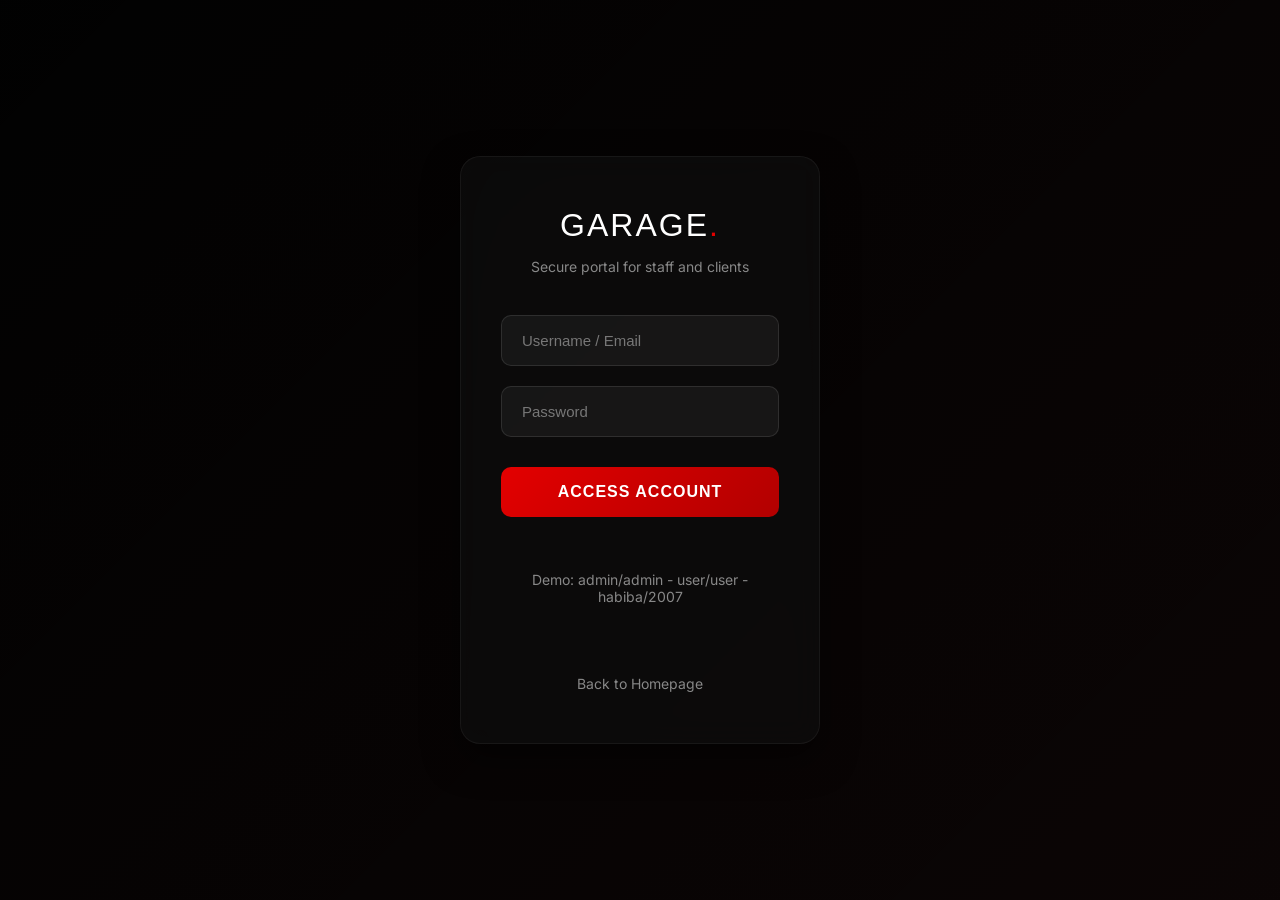
<file: dashboard.html>
<!DOCTYPE html>
<html lang="en">
<head>
    <meta charset="UTF-8">
    <meta name="viewport" content="width=device-width, initial-scale=1.0">
    <title>GARAGE | User Dashboard</title>
    <link rel="stylesheet" href="dashboard.css">
</head>
<body>
    <aside class="sidebar">
        <div class="sidebar-logo">
            <div class="logo-icon">G</div>
            <div>
                <strong>GARAGE</strong>
                <div class="muted">User Space</div>
            </div>
        </div>

        <nav class="sidebar-nav">
            <button type="button" class="nav-item active" onclick="changePage('dashboard', this)">Overview</button>
            <button type="button" class="nav-item" onclick="changePage('orders', this)">My Orders</button>
            <button type="button" class="nav-item" onclick="changePage('settings', this)">Settings</button>
        </nav>

        <div class="sidebar-footer">
            <small>Need help?</small>
            <a href="contact.html">Book a service</a>
        </div>
    </aside>

    <main class="main-content">
        <header class="topbar">
            <h1 class="topbar-title">Customer Dashboard</h1>
            <div class="topbar-actions">
                <span id="current-user" class="user-pill">Guest</span>
                <button type="button" class="btn ghost" onclick="logout()">Logout</button>
            </div>
        </header>

        <section class="page active" id="dashboard-page">
            <div class="stats-grid">
                <div class="stat-card">
                    <p>Total Orders</p>
                    <strong id="count-total">0</strong>
                </div>
                <div class="stat-card">
                    <p>Pending</p>
                    <strong id="count-pending">0</strong>
                </div>
                <div class="stat-card">
                    <p>Completed</p>
                    <strong id="count-completed">0</strong>
                </div>
                <div class="stat-card">
                    <p>Cancelled</p>
                    <strong id="count-cancelled">0</strong>
                </div>
            </div>

            <div class="card">
                <div class="card-header">
                    <h2>Recent Orders</h2>
                    <button type="button" class="btn" onclick="goToBooking()">New Booking</button>
                </div>
                <div class="table-wrap">
                    <table>
                        <thead>
                            <tr>
                                <th>Name</th>
                                <th>Service</th>
                                <th>Car</th>
                                <th>Date</th>
                                <th>Status</th>
                            </tr>
                        </thead>
                        <tbody id="recent-orders-body"></tbody>
                    </table>
                </div>
            </div>
        </section>

        <section class="page" id="orders-page">
            <div class="card">
                <div class="card-header">
                    <h2>All Orders</h2>
                    <div class="filters">
                        <input id="orders-search" type="text" placeholder="Search name, phone, service..." oninput="renderOrdersTable()">
                        <select id="orders-status-filter" onchange="renderOrdersTable()">
                            <option value="">All Status</option>
                            <option value="pending">Pending</option>
                            <option value="done">Completed</option>
                            <option value="cancelled">Cancelled</option>
                        </select>
                    </div>
                </div>

                <div class="table-wrap">
                    <table>
                        <thead>
                            <tr>
                                <th>Name</th>
                                <th>Phone</th>
                                <th>Service</th>
                                <th>Car</th>
                                <th>Date</th>
                                <th>Status</th>
                                <th>Actions</th>
                            </tr>
                        </thead>
                        <tbody id="orders-body"></tbody>
                    </table>
                </div>
            </div>
        </section>

        <section class="page" id="settings-page">
            <div class="card settings">
                <h2>Quick Settings</h2>
                <p class="muted">Manage your account and order history.</p>
                <div class="settings-actions">
                    <button type="button" class="btn" onclick="goToBooking()">Create New Booking</button>
                    <button type="button" class="btn danger" onclick="clearOrderHistory()">Clear My Orders</button>
                    <button type="button" class="btn ghost" onclick="logout()">Sign Out</button>
                </div>
            </div>
        </section>
    </main>

    <script src="dashboard.js"></script>
</body>
</html>
</file>
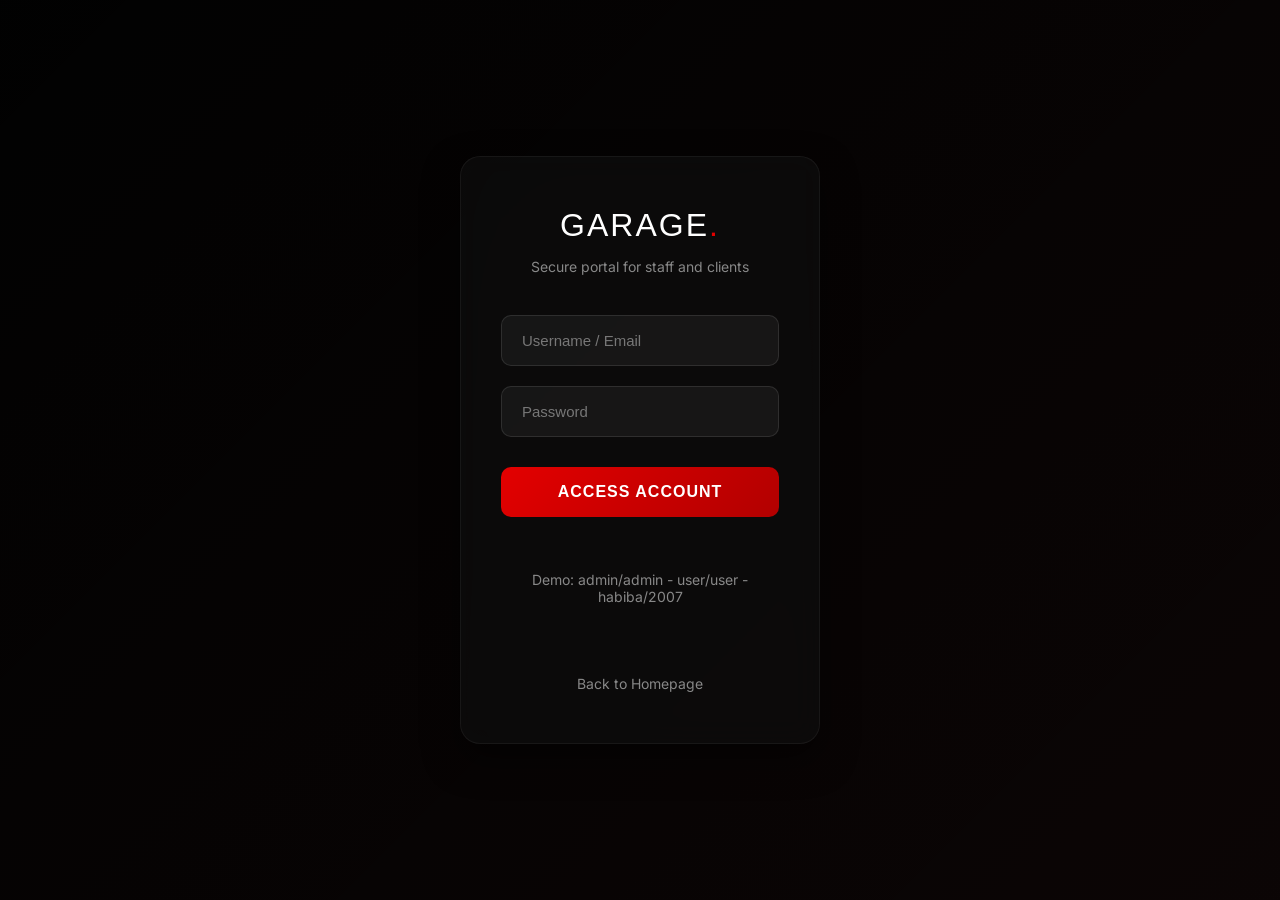
<file: login.html>
<!DOCTYPE html>
<html lang="en">
<head>
    <meta charset="UTF-8">
    <meta name="viewport" content="width=device-width, initial-scale=1.0">
    <link rel="stylesheet" href="login.css">
    <title>GARAGE | Secure Login</title>
</head>
<body>
    <div class="login-wrapper">
        <div class="container">
            <div class="brand-logo">GARAGE<span>.</span></div>
            <p class="subtitle">Secure portal for staff and clients</p>

            <div class="input-container">
                <div class="input-field">
                    <input type="text" id="username" placeholder="Username / Email">
                </div>
                <div class="input-field">
                    <input type="password" id="password" placeholder="Password">
                </div>
                <button class="login-btn" onclick="login()">Access Account</button>
            </div>

            <p id="message"></p>
            <p class="subtitle">Demo: admin/admin - user/user - habiba/2007</p>
            <a href="index.html" class="back-home">Back to Homepage</a>
        </div>
    </div>

    <script src="auth.js"></script>
    <script src="login.js"></script>
</body>
</html>
</file>
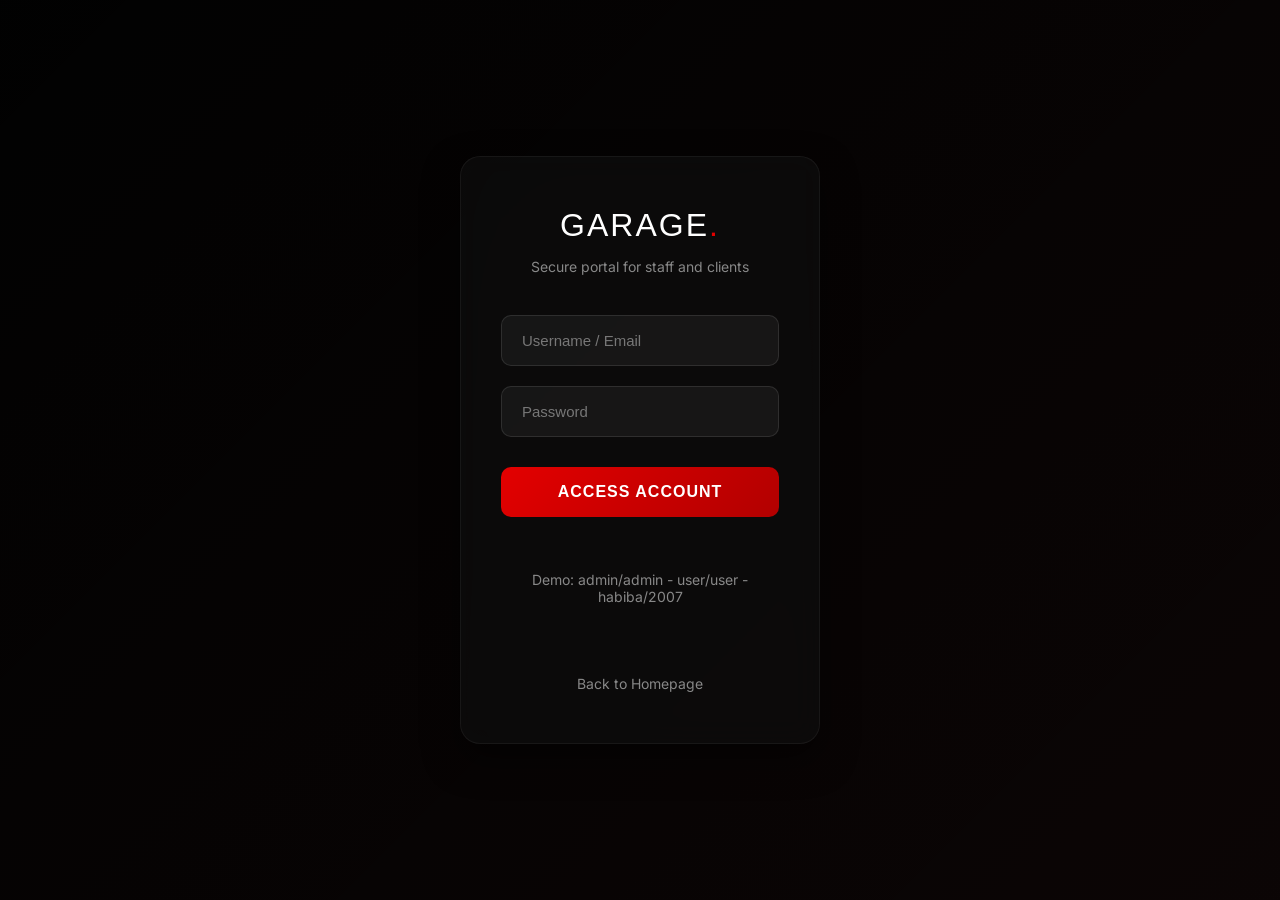
<file: my admin dashboard (1).html>
<!DOCTYPE html>
<html lang="en">
<head>
    <meta charset="UTF-8">
    <meta name="viewport" content="width=device-width, initial-scale=1.0">
    <title>GARAGE | Admin Dashboard</title>
    <link rel="stylesheet" href="style.css">
</head>
<body>
    <aside class="sidebar">
        <div class="sidebar-logo">
            <div class="logo-icon">G</div>
            <div>
                <div class="logo-text">GARAGE Admin</div>
                <small>Operations Center</small>
            </div>
        </div>

        <nav class="sidebar-nav">
            <button type="button" class="nav-item active" onclick="showPage('dashboard', this)">Dashboard</button>
            <button type="button" class="nav-item" onclick="showPage('requests', this)">Requests</button>
            <button type="button" class="nav-item" onclick="showPage('users', this)">Customers</button>
            <button type="button" class="nav-item" onclick="showPage('settings', this)">Settings</button>
        </nav>

        <div class="sidebar-footer">
            <div class="avatar">A</div>
            <div>
                <strong id="admin-label">Admin</strong>
                <small>admin@garage.local</small>
            </div>
        </div>
    </aside>

    <main class="main">
        <header class="main-header">
            <div>
                <h1>Admin Dashboard</h1>
                <p>Track requests, customers, and order status in real time.</p>
            </div>
            <div class="header-actions">
                <button type="button" class="btn" onclick="goToBooking()">Create Booking</button>
                <button type="button" class="btn ghost" onclick="logoutAdmin()">Logout</button>
            </div>
        </header>

        <section class="page active" id="dashboard-page">
            <div class="stats-grid">
                <article class="stat-card">
                    <span>Total Orders</span>
                    <strong id="stat-total">0</strong>
                </article>
                <article class="stat-card">
                    <span>Pending</span>
                    <strong id="stat-pending">0</strong>
                </article>
                <article class="stat-card">
                    <span>Done</span>
                    <strong id="stat-done">0</strong>
                </article>
                <article class="stat-card">
                    <span>Cancelled</span>
                    <strong id="stat-cancelled">0</strong>
                </article>
            </div>

            <section class="card">
                <div class="card-header">
                    <h2>Recent Requests</h2>
                </div>
                <div class="table-wrap">
                    <table>
                        <thead>
                            <tr>
                                <th>Name</th>
                                <th>Phone</th>
                                <th>Service</th>
                                <th>Car</th>
                                <th>Date</th>
                                <th>Status</th>
                                <th>Actions</th>
                            </tr>
                        </thead>
                        <tbody id="recent-orders-body"></tbody>
                    </table>
                </div>
            </section>
        </section>

        <section class="page" id="requests-page">
            <section class="card">
                <div class="card-header requests-head">
                    <h2>All Service Requests</h2>
                    <div class="filters">
                        <input id="admin-search" type="text" placeholder="Search by name, phone, car..." oninput="renderRequestsTable()">
                        <select id="admin-status-filter" onchange="renderRequestsTable()">
                            <option value="">All status</option>
                            <option value="pending">Pending</option>
                            <option value="done">Done</option>
                            <option value="cancelled">Cancelled</option>
                        </select>
                        <select id="admin-service-filter" onchange="renderRequestsTable()">
                            <option value="">All services</option>
                            <option value="oil change">Oil Change</option>
                            <option value="tire rotation">Tire Rotation</option>
                            <option value="brake service">Brake Service</option>
                            <option value="engine diagnostic">Engine Diagnostic</option>
                            <option value="full wash">Full Wash</option>
                            <option value="full maintenance">Full Maintenance</option>
                        </select>
                    </div>
                </div>

                <div class="table-wrap">
                    <table>
                        <thead>
                            <tr>
                                <th>#</th>
                                <th>Name</th>
                                <th>Phone</th>
                                <th>Service</th>
                                <th>Car</th>
                                <th>Date</th>
                                <th>Status</th>
                                <th>Actions</th>
                            </tr>
                        </thead>
                        <tbody id="all-orders-body"></tbody>
                    </table>
                </div>
            </section>
        </section>

        <section class="page" id="users-page">
            <section class="card">
                <div class="card-header">
                    <h2>Customer Overview</h2>
                </div>
                <div class="users-grid" id="users-grid"></div>
            </section>
        </section>

        <section class="page" id="settings-page">
            <section class="card settings-card">
                <h2>System Actions</h2>
                <p>Use these tools carefully while managing live booking data.</p>
                <div class="settings-actions">
                    <button type="button" class="btn" onclick="goToBooking()">Open Booking Form</button>
                    <button type="button" class="btn danger" onclick="clearAllOrders()">Clear All Orders</button>
                    <button type="button" class="btn ghost" onclick="logoutAdmin()">Sign Out</button>
                </div>
            </section>
        </section>
    </main>

    <script src="admin-dashboard.js"></script>
</body>
</html>
</file>
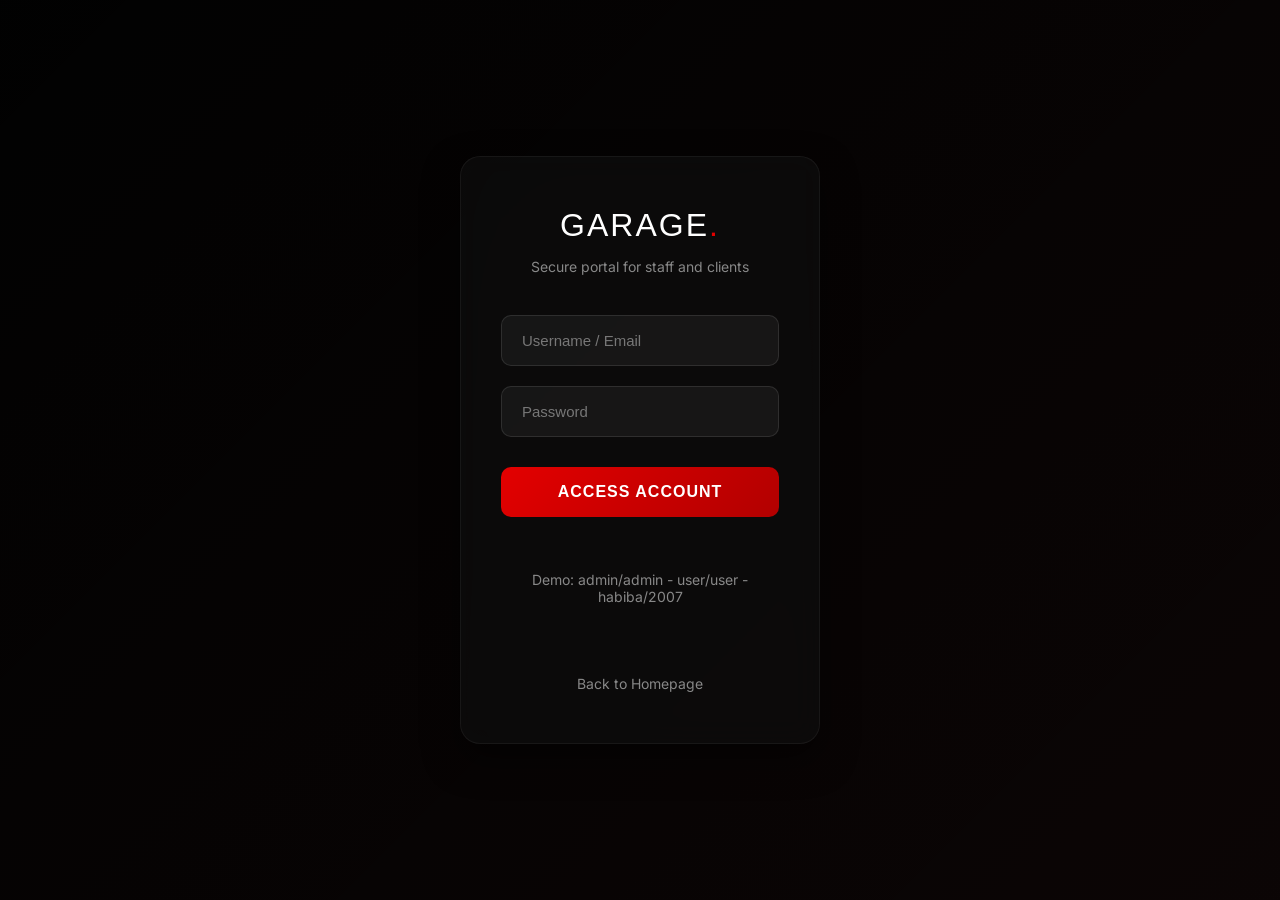
<file: my_orders.html>
<!DOCTYPE html>
<html lang="en">
<head>
    <meta charset="UTF-8">
    <meta name="viewport" content="width=device-width, initial-scale=1.0">
    <title>GARAGE | My Orders</title>
    <link rel="stylesheet" href="dashboard.css">
</head>
<body>
    <aside class="sidebar">
        <div class="sidebar-logo">
            <div class="logo-icon">G</div>
            <div>
                <strong>GARAGE</strong>
                <div class="muted">User Space</div>
            </div>
        </div>

        <nav class="sidebar-nav">
            <button type="button" class="nav-item" onclick="changePage('dashboard', this)">Overview</button>
            <button type="button" class="nav-item active" onclick="changePage('orders', this)">My Orders</button>
            <button type="button" class="nav-item" onclick="changePage('settings', this)">Settings</button>
        </nav>

        <div class="sidebar-footer">
            <small>Need help?</small>
            <a href="contact.html">Book a service</a>
        </div>
    </aside>

    <main class="main-content">
        <header class="topbar">
            <h1 class="topbar-title">My Orders</h1>
            <div class="topbar-actions">
                <span id="current-user" class="user-pill">Guest</span>
                <button type="button" class="btn ghost" onclick="logout()">Logout</button>
            </div>
        </header>

        <section class="page" id="dashboard-page">
            <div class="stats-grid">
                <div class="stat-card">
                    <p>Total Orders</p>
                    <strong id="count-total">0</strong>
                </div>
                <div class="stat-card">
                    <p>Pending</p>
                    <strong id="count-pending">0</strong>
                </div>
                <div class="stat-card">
                    <p>Completed</p>
                    <strong id="count-completed">0</strong>
                </div>
                <div class="stat-card">
                    <p>Cancelled</p>
                    <strong id="count-cancelled">0</strong>
                </div>
            </div>

            <div class="card">
                <div class="card-header">
                    <h2>Recent Orders</h2>
                    <button type="button" class="btn" onclick="goToBooking()">New Booking</button>
                </div>
                <div class="table-wrap">
                    <table>
                        <thead>
                            <tr>
                                <th>Name</th>
                                <th>Service</th>
                                <th>Car</th>
                                <th>Date</th>
                                <th>Status</th>
                            </tr>
                        </thead>
                        <tbody id="recent-orders-body"></tbody>
                    </table>
                </div>
            </div>
        </section>

        <section class="page active" id="orders-page">
            <div class="card">
                <div class="card-header">
                    <h2>All Orders</h2>
                    <div class="filters">
                        <input id="orders-search" type="text" placeholder="Search name, phone, service..." oninput="renderOrdersTable()">
                        <select id="orders-status-filter" onchange="renderOrdersTable()">
                            <option value="">All Status</option>
                            <option value="pending">Pending</option>
                            <option value="done">Completed</option>
                            <option value="cancelled">Cancelled</option>
                        </select>
                    </div>
                </div>

                <div class="table-wrap">
                    <table>
                        <thead>
                            <tr>
                                <th>Name</th>
                                <th>Phone</th>
                                <th>Service</th>
                                <th>Car</th>
                                <th>Date</th>
                                <th>Status</th>
                                <th>Actions</th>
                            </tr>
                        </thead>
                        <tbody id="orders-body"></tbody>
                    </table>
                </div>
            </div>
        </section>

        <section class="page" id="settings-page">
            <div class="card settings">
                <h2>Quick Settings</h2>
                <p class="muted">Manage your account and order history.</p>
                <div class="settings-actions">
                    <button type="button" class="btn" onclick="goToBooking()">Create New Booking</button>
                    <button type="button" class="btn danger" onclick="clearOrderHistory()">Clear My Orders</button>
                    <button type="button" class="btn ghost" onclick="logout()">Sign Out</button>
                </div>
            </div>
        </section>
    </main>

    <script src="auth.js"></script>
    <script src="dashboard.js"></script>
</body>
</html>
</file>
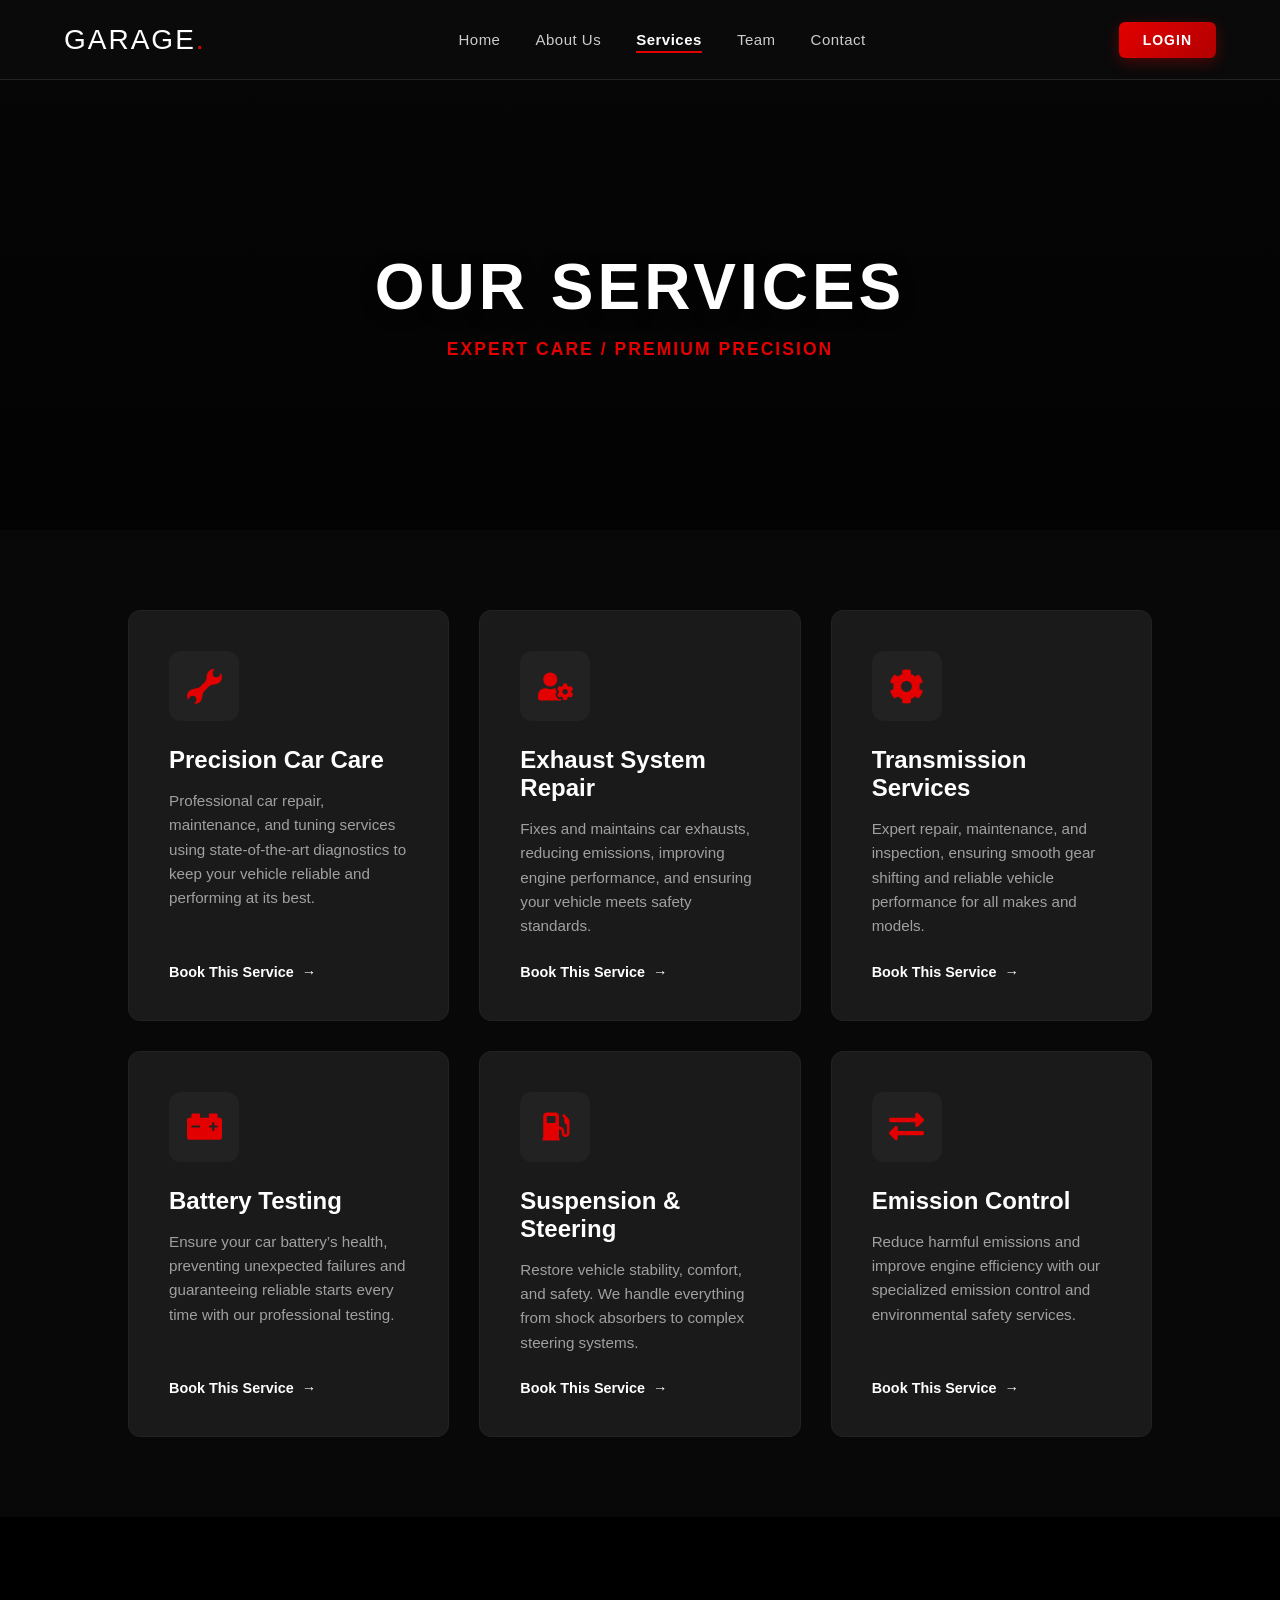
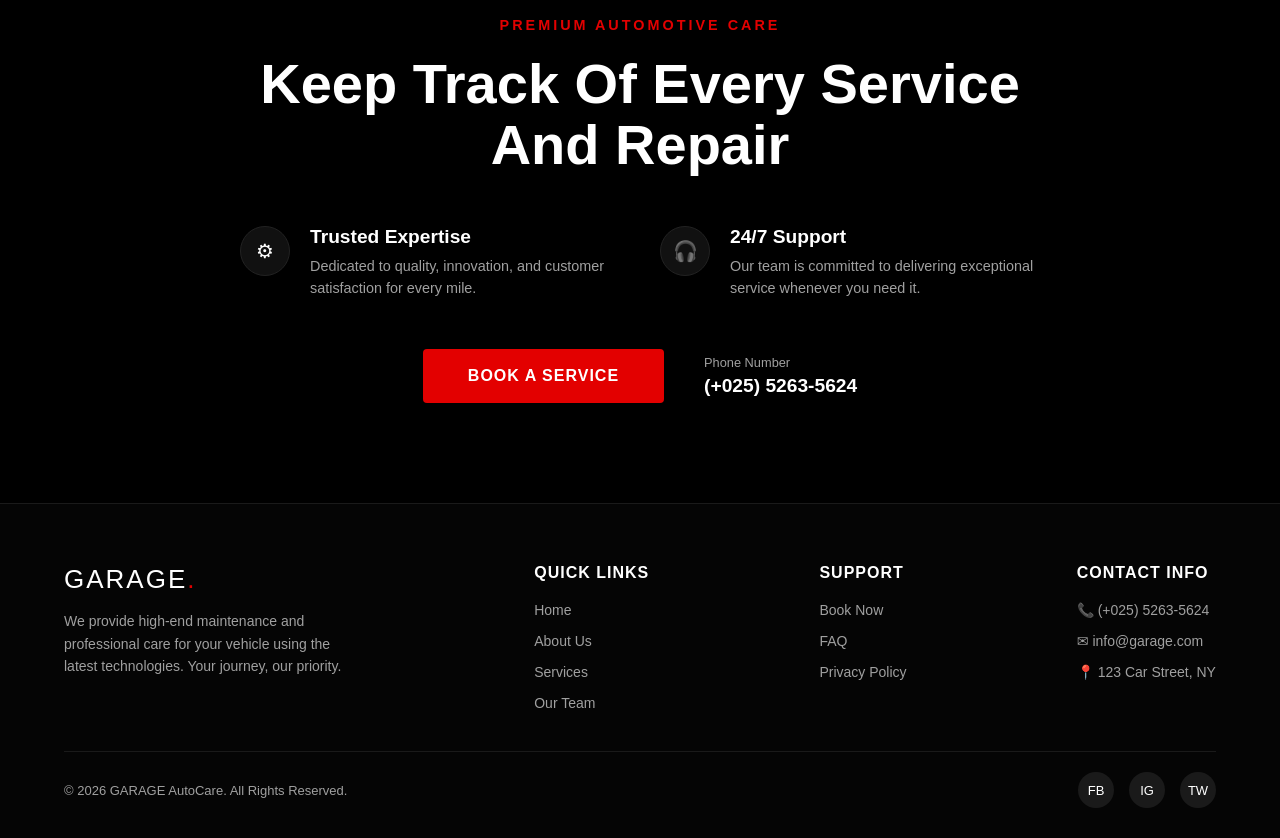
<file: service.html>
<!DOCTYPE html>
<html lang="en">

<head>
    <meta charset="UTF-8">
    <meta name="viewport" content="width=device-width, initial-scale=1.0">
    <link rel="stylesheet" href="service.CSS">
    <link rel="stylesheet" href="nav.css">
    <title>GARAGE | Premium Services</title>
</head>

<body>
    <header class="main-nav-bar">
        <div class="logo">GARAGE<span>.</span></div>
        <nav>
            <a href="index.html">Home</a>
            <a href="about.html">About Us</a>
            <a href="service.html" class="active">Services</a>
            <a href="team.html">Team</a>
            <a href="contact.html">Contact</a>
        </nav>
        <div class="auth-buttons">
            <a href="login.html" class="login-btn">Login</a>
        </div>
    </header>

    <section class="headimage">
        <h1>OUR SERVICES</h1>
        <p>Expert Care / Premium Precision</p>
    </section>

    <section class="services-container">
        <div class="services-grid">
            <!-- Card 1 -->
            <div class="service-card">
                <div class="service-icon">
                    <svg viewBox="0 0 122.4 122.88">
                        <path d="M22.72,70.1c-8.37,1.51-16.51,4.35-20.93,15.44c-2.87,7.19-2.21,15.85,1.44,23.7 c9.88-30.07,44.48-12.31,22.22,13.6c16.29,0.81,26.61-10.58,28.23-25.95c0.77-7.26,1.4-11.17,2.99-14.3 c0.85-1.73,2.03-3.17,3.61-4.9c5.34-5.86,11.28-10.98,17.1-17.06c10.95-11.46,34.31-0.88,43.23-23.29 c2.87-7.19,2.21-15.85-1.44-23.7c-9.88,30.07-44.48,12.31-22.22-13.6C80.66-0.77,70.34,10.62,68.72,25.99 c-0.7,6.74,0.48,12.49-7,20.2c-5.27,5.27-10.84,10.61-16.25,15.77c-2.14,2.06-3.69,3.32-5.49,4.2c-3.24,1.62-7.26,2.1-17.17,3.87 L22.72,70.1L22.72,70.1z" />
                    </svg>
                </div>
                <h3>Precision Car Care</h3>
                <p>Professional car repair, maintenance, and tuning services using state-of-the-art diagnostics to keep your vehicle reliable and performing at its best.</p>
                <a href="contact.html" class="service-btn">Book This Service <span>&rarr;</span></a>
            </div>

            <!-- Card 2 -->
            <div class="service-card">
                <div class="service-icon">
                    <svg viewBox="0 0 640 512">
                        <path d="M610.5 373.3c2.6-14.1 2.6-28.5 0-42.6l25.8-14.9c3-1.7 4.3-5.2 3.3-8.5-6.7-21.6-18.2-41.2-33.2-57.4-2.3-2.5-6-3.1-9-1.4l-25.8 14.9c-10.9-9.3-23.4-16.5-36.9-21.3v-29.8c0-3.4-2.4-6.4-5.7-7.1-22.3-5-45-4.8-66.2 0-3.3.7-5.7 3.7-5.7 7.1v29.8c-13.5 4.8-26 12-36.9 21.3l-25.8-14.9c-2.9-1.7-6.7-1.1-9 1.4-15 16.2-26.5 35.8-33.2 57.4-1 3.3.4 6.8 3.3 8.5l25.8 14.9c-2.6 14.1-2.6 28.5 0 42.6l-25.8 14.9c-3 1.7-4.3 5.2-3.3 8.5 6.7 21.6 18.2 41.1 33.2 57.4 2.3 2.5 6 3.1 9 1.4l25.8-14.9c10.9 9.3 23.4 16.5 36.9 21.3v29.8c0 3.4 2.4 6.4 5.7 7.1 22.3 5 45 4.8 66.2 0 3.3-.7 5.7-3.7 5.7-7.1v-29.8c13.5-4.8 26-12 36.9-21.3l25.8 14.9c2.9 1.7 6.7 1.1 9-1.4 15-16.2 26.5-35.8 33.2-57.4 1-3.3-.4-6.8-3.3-8.5l-25.8-14.9zM496 400.5c-26.8 0-48.5-21.8-48.5-48.5s21.8-48.5 48.5-48.5 48.5 21.8 48.5 48.5-21.7 48.5-48.5 48.5zM224 256c70.7 0 128-57.3 128-128S294.7 0 224 0 96 57.3 96 128s57.3 128 128 128zm201.2 226.5c-2.3-1.2-4.6-2.6-6.8-3.9l-7.9 4.6c-6 3.4-12.8 5.3-19.6 5.3-10.9 0-21.4-4.6-28.9-12.6-18.3-19.8-32.3-43.9-40.2-69.6-5.5-17.7 1.9-36.4 17.9-45.7l7.9-4.6c-.1-2.6-.1-5.2 0-7.8l-7.9-4.6c-16-9.2-23.4-28-17.9-45.7.9-2.9 2.2-5.8 3.2-8.7-3.8-.3-7.5-1.2-11.4-1.2h-16.7c-22.2 10.2-46.9 16-72.9 16s-50.6-5.8-72.9-16h-16.7C60.2 288 0 348.2 0 422.4V464c0 26.5 21.5 48 48 48h352c10.1 0 19.5-3.2 27.2-8.5-1.2-3.8-2-7.7-2-11.8v-9.2z" />
                    </svg>
                </div>
                <h3>Exhaust System Repair</h3>
                <p>Fixes and maintains car exhausts, reducing emissions, improving engine performance, and ensuring your vehicle meets safety standards.</p>
                <a href="contact.html" class="service-btn">Book This Service <span>&rarr;</span></a>
            </div>

            <!-- Card 3 -->
            <div class="service-card">
                <div class="service-icon">
                    <svg viewBox="0 0 512 512">
                        <path d="M487.4 315.7l-42.6-24.6c4.3-23.2 4.3-47 0-70.2l42.6-24.6c4.9-2.8 7.1-8.6 5.5-14-11.1-35.6-30-67.8-54.7-94.6-3.8-4.1-10-5.1-14.8-2.3L380.8 110c-17.9-15.4-38.5-27.3-60.8-35.1V25.8c0-5.6-3.9-10.5-9.4-11.7-36.7-8.2-74.3-7.8-109.2 0-5.5 1.2-9.4 6.1-9.4 11.7V75c-22.2 7.9-42.8 19.8-60.8 35.1L88.7 85.5c-4.9-2.8-11-1.9-14.8 2.3-24.7 26.7-43.6 58.9-54.7 94.6-1.7 5.4.6 11.2 5.5 14L67.3 221c-4.3 23.2-4.3 47 0 70.2l-42.6 24.6c-4.9 2.8-7.1 8.6-5.5 14 11.1 35.6 30 67.8 54.7 94.6 3.8 4.1 10 5.1 14.8 2.3l42.6-24.6c17.9 15.4 38.5 27.3 60.8 35.1v49.2c0 5.6 3.9 10.5 9.4 11.7 36.7 8.2 74.3 7.8 109.2 0 5.5-1.2 9.4-6.1 9.4-11.7v-49.2c22.2-7.9 42.8-19.8 60.8-35.1l42.6 24.6c4.9 2.8 11 1.9 14.8-2.3 24.7-26.7 43.6-58.9 54.7-94.6 1.5-5.5-.7-11.3-5.6-14.1zM256 336c-44.1 0-80-35.9-80-80s35.9-80 80-80 80 35.9 80 80-35.9 80-80 80z" />
                    </svg>
                </div>
                <h3>Transmission Services</h3>
                <p>Expert repair, maintenance, and inspection, ensuring smooth gear shifting and reliable vehicle performance for all makes and models.</p>
                <a href="contact.html" class="service-btn">Book This Service <span>&rarr;</span></a>
            </div>

            <!-- Card 4 -->
            <div class="service-card">
                <div class="service-icon">
                    <svg viewBox="0 0 512 512">
                        <path d="M480 128h-32V80c0-8.84-7.16-16-16-16h-96c-8.84 0-16 7.16-16 16v48H192V80c0-8.84-7.16-16-16-16H80c-8.84 0-16 7.16-16 16v48H32c-17.67 0-32 14.33-32 32v256c0 17.67 14.33 32 32 32h448c17.67 0 32-14.33 32-32V160c0-17.67-14.33-32-32-32zM192 264c0 4.42-3.58 8-8 8H72c-4.42 0-8-3.58-8-8v-16c0-4.42 3.58-8 8-8h112c4.42 0 8 3.58 8 8v16zm256 0c0 4.42-3.58 8-8 8h-40v40c0 4.42-3.58 8-8 8h-16c-4.42 0-8-3.58-8-8v-40h-40c-4.42 0-8-3.58-8-8v-16c0-4.42 3.58-8 8-8h40v-40c0-4.42 3.58-8 8-8h16c4.42 0 8 3.58 8 8v40h40c4.42 0 8 3.58 8 8v16z" />
                    </svg>
                </div>
                <h3>Battery Testing</h3>
                <p>Ensure your car battery’s health, preventing unexpected failures and guaranteeing reliable starts every time with our professional testing.</p>
                <a href="contact.html" class="service-btn">Book This Service <span>&rarr;</span></a>
            </div>

            <!-- Card 5 -->
            <div class="service-card">
                <div class="service-icon">
                    <svg viewBox="0 0 640 640">
                        <path d="M96 128C96 92.7 124.7 64 160 64L320 64C355.3 64 384 92.7 384 128L384 320L392 320C440.6 320 480 359.4 480 408L480 440C480 453.3 490.7 464 504 464C517.3 464 528 453.3 528 440L528 286C500.4 278.9 480 253.8 480 224L480 164.5L454.2 136.2C445.3 126.4 446 111.2 455.8 102.3C465.6 93.4 480.8 94.1 489.7 103.9L561.4 182.7C570.8 193 576 206.4 576 220.4L576 440C576 479.8 543.8 512 504 512C464.2 512 432 479.8 432 440L432 408C432 385.9 414.1 368 392 368L384 368L384 529.4C393.3 532.7 400 541.6 400 552C400 565.3 389.3 576 376 576L104 576C90.7 576 80 565.3 80 552C80 541.5 86.7 532.7 96 529.4L96 128zM160 144L160 240C160 248.8 167.2 256 176 256L304 256C312.8 256 320 248.8 320 240L320 144C320 135.2 312.8 128 304 128L176 128C167.2 128 160 135.2 160 144z" />
                    </svg>
                </div>
                <h3>Suspension & Steering</h3>
                <p>Restore vehicle stability, comfort, and safety. We handle everything from shock absorbers to complex steering systems.</p>
                <a href="contact.html" class="service-btn">Book This Service <span>&rarr;</span></a>
            </div>

            <!-- Card 6 -->
            <div class="service-card">
                <div class="service-icon">
                    <svg viewBox="0 0 512 512">
                        <path d="M0 168v-16c0-13.255 10.745-24 24-24h360V80c0-21.367 25.899-32.042 40.971-16.971l80 80c9.372 9.373 9.372 24.569 0 33.941l-80 80C409.956 271.982 384 261.456 384 240v-48H24c-13.255 0-24-10.745-24-24zm488 152H128v-48c0-21.314-25.862-32.08-40.971-16.971l-80 80c-9.372 9.373-9.372 24.569 0 33.941l80 80C102.057 463.997 128 453.437 128 432v-48h360c13.255 0 24-10.745 24-24v-16c0-13.255-10.745-24-24-24z" />
                    </svg>
                </div>
                <h3>Emission Control</h3>
                <p>Reduce harmful emissions and improve engine efficiency with our specialized emission control and environmental safety services.</p>
                <a href="contact.html" class="service-btn">Book This Service <span>&rarr;</span></a>
            </div>
        </div>
    </section>

    <section class="track-section">
        <div class="track-content">
            <h4 class="red-subtitle">PREMIUM AUTOMOTIVE CARE</h4>
            <h1 class="main-title">Keep Track Of Every Service And Repair</h1>

            <div class="features-list">
                <div class="feature-item">
                    <div class="feature-icon-circle">⚙️</div>
                    <div class="feature-text">
                        <h3>Trusted Expertise</h3>
                        <p>Dedicated to quality, innovation, and customer satisfaction for every mile.</p>
                    </div>
                </div>

                <div class="feature-item">
                    <div class="feature-icon-circle">🎧</div>
                    <div class="feature-text">
                        <h3>24/7 Support</h3>
                        <p>Our team is committed to delivering exceptional service whenever you need it.</p>
                    </div>
                </div>
            </div>

            <div class="track-footer">
                <button class="view-services-btn" onclick="location.href='contact.html'">BOOK A SERVICE</button>
                <div class="contact-phone">
                    <span>Phone Number</span>
                    <strong>(+025) 5263-5624</strong>
                </div>
            </div>
        </div>
    </section>

    <footer class="main-footer">
        <div class="footer-content">
            <div class="footer-brand">
                <div class="logo">GARAGE<span>.</span></div>
                <p>We provide high-end maintenance and professional care for your vehicle using the latest technologies. Your journey, our priority.</p>
            </div>
            <div class="footer-links-group">
                <h4>Quick Links</h4>
                <a href="index.html">Home</a>
                <a href="about.html">About Us</a>
                <a href="service.html">Services</a>
                <a href="team.html">Our Team</a>
            </div>
            <div class="footer-links-group">
                <h4>Support</h4>
                <a href="contact.html">Book Now</a>
                <a href="#">FAQ</a>
                <a href="#">Privacy Policy</a>
            </div>
            <div class="footer-links-group">
                <h4>Contact Info</h4>
                <a href="tel:+02552635624">📞 (+025) 5263-5624</a>
                <a href="mailto:info@garage.com">✉️ info@garage.com</a>
                <p style="color: #a0a0a0; font-size: 14px;">📍 123 Car Street, NY</p>
            </div>
        </div>
        <div class="footer-bottom">
            <p>&copy; 2026 GARAGE AutoCare. All Rights Reserved.</p>
            <div class="social-links">
                <a href="#">FB</a>
                <a href="#">IG</a>
                <a href="#">TW</a>
            </div>
        </div>
    </footer>

    <script src="auth.js"></script>
</body>

</html>
</file>
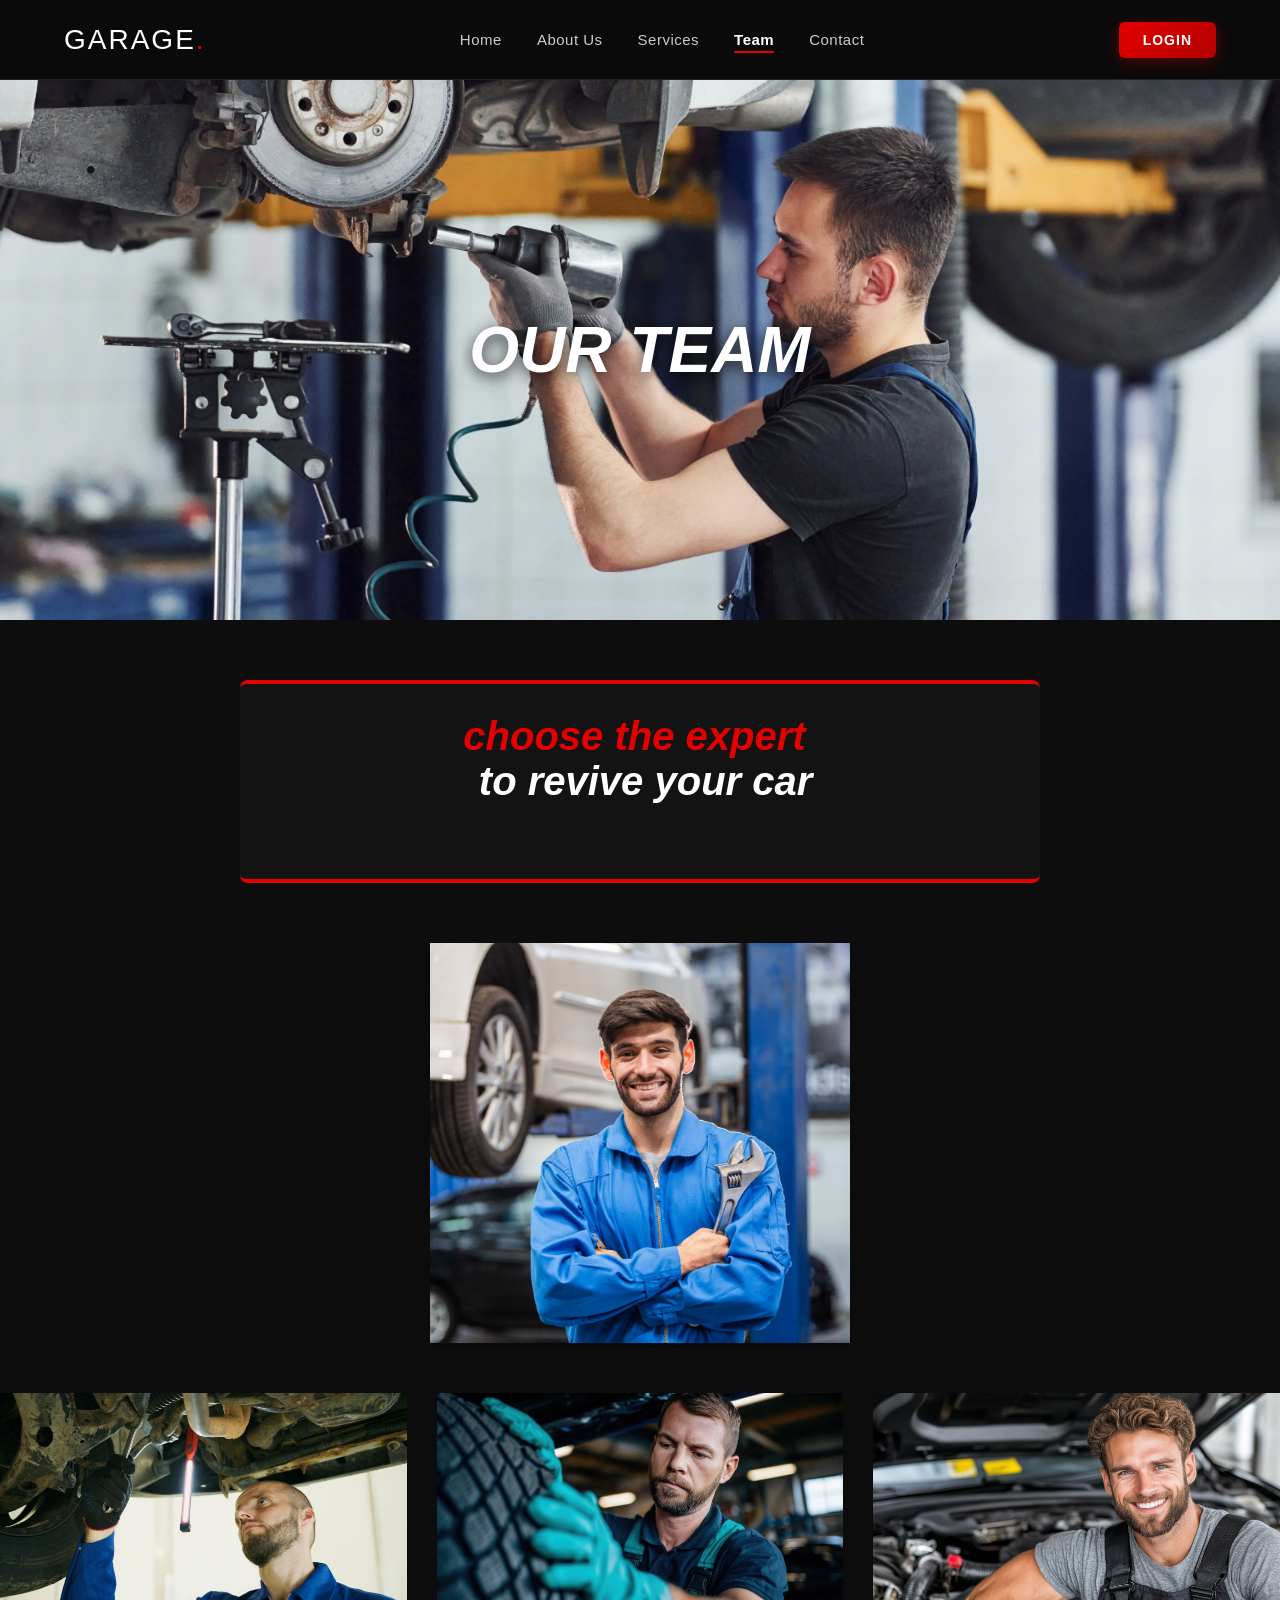
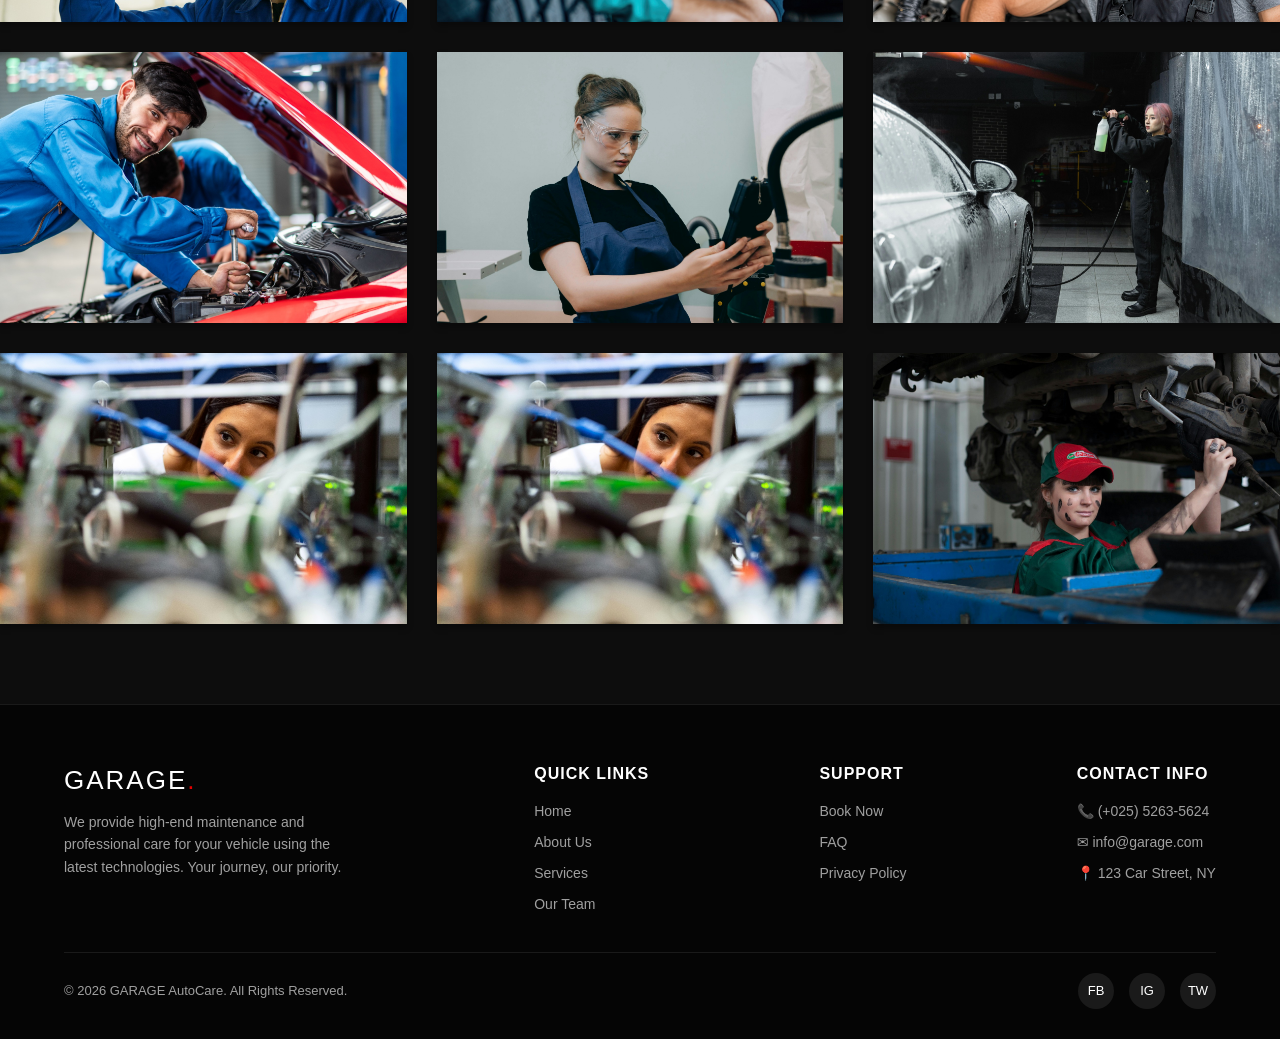
<file: team.html>
<!DOCTYPE html>
<html lang="en">

<head>
  <meta http-equiv="refresh" content="">
  <meta charset="UTF-8">
  <meta name="viewport" content="width=device-width, initial-scale=1.0">
  <title>team</title>
  <link rel="stylesheet" href="team.css">
  <link rel="stylesheet" href="nav.css">
</head>

<body>

  <header class="main-nav-bar">
      <div class="logo">GARAGE<span>.</span></div>
      <nav>
          <a href="index.html">Home</a>
          <a href="about.html">About Us</a>
          <a href="service.html">Services</a>
          <a href="team.html" class="active">Team</a>
          <a href="contact.html">Contact</a>
      </nav>
      <div class="auth-buttons">
          <a href="login.html" class="login-btn">Login</a>
      </div>
  </header>


  <div class="picourteam">
    <img src="images/img1.jpeg">

    <div class="our">
      <i>
        <h2>our team</h2>
      </i>

    </div>
  </div>

    <pre>
<span id="span-color">choose the expert </span>
 to revive your car
 
</pre>
    <div class="hazem-wrapper">
      <div class="teamcard" id="hazem-ali">
        <a href="">
          <img src="images/img2.jpeg">
          <div class="info-box">
            <h3>Hazem Ali</h3>
            <h6>Performance & Tuning Specialist</h6>
          </div>
        </a>
      </div>

    </div>

    <div class="team-grid">


      <div class="teamcard" id="hussam-margin-left">
        <a href="">
          <img src="images/img3.jpeg">
          <div class="info-box">
            <h3>Husam Abdel-naser</h3>
            <h6>General Mechanic</h6>
          </div>
        </a>
      </div>

      <div class="teamcard" id="team-card-margin-row-one">
        <a href="">
          <img src="images/img4.jpeg">
          <div class="info-box">

            <h3>Tamer Alshazly</h3>
            <h6>Performance & Tuning Specialist</h6>
          </div>
        </a>
      </div>


      <div class="teamcard" id="ahmed-margin">

        <a href="">
          <img src="images/img6.jpeg">
          <div class="info-box">

            <h3>Ahmed Ezzat</h3>
            <h6>EV & Hybrid Technician</h6>
          </div>
        </a>
      </div>

      <div class="teamcard" id="team-card-margin-row-two">
        <a href="">
          <img src="images/img5.jpeg">
          <div class="info-box">

            <h3>Youssef Gaber</h3>
            <h6>Brakes & Suspension Expert</h6>
          </div>
        </a>
      </div>


      <div class="teamcard" id="team-card-margin-row-three">
        <a href="">
          <img src="images/img9.jpeg">
          <div class="info-box">

            <h3>Asmaa Khodary</h3>
            <h6>Performance & Tuning Specialist</h6>
          </div>
        </a>
      </div>



      <div class="teamcard" id="marcus">
        <a href="">
          <img src="images/img11.jpeg">
          <div class="info-box">

            <h3>jomana alsyed</h3>
            <h6>Transmission Specialist</h6>
          </div>
        </a>
      </div>



      <div class="teamcard" id="rehab-margin">
        <a href="">
          <img src="images/img12.jpeg">
          <div class="info-box">

            <h3>Rehab Ahmed</h3>
            <h6>Performance & Tuning Specialist</h6>
          </div>
        </a>
      </div>

      <div class="teamcard" id="team-card-margin-row-one">
        <a href="">
          <img src="images/img12.jpeg">
          <div class="info-box">

            <h3>Habiba Ahmed</h3>
            <h6>Classic Car Restorer</h6>
          </div>
        </a>
      </div>


      <div class="teamcard">
        <a href="">
          <img src="images/img10.jpeg">
          <div class="info-box">

            <h3>A'laa Ebiad</h3>
            <h6>Performance & Tuning Specialist</h6>
          </div>
        </a>
      </div>


    </div>

    <footer class="main-footer">
        <div class="footer-content">
            <div class="footer-brand">
                <div class="logo">GARAGE<span>.</span></div>
                <p>We provide high-end maintenance and professional care for your vehicle using the latest technologies. Your journey, our priority.</p>
            </div>
            <div class="footer-links-group">
                <h4>Quick Links</h4>
                <a href="index.html">Home</a>
                <a href="about.html">About Us</a>
                <a href="service.html">Services</a>
                <a href="team.html">Our Team</a>
            </div>
            <div class="footer-links-group">
                <h4>Support</h4>
                <a href="contact.html">Book Now</a>
                <a href="#">FAQ</a>
                <a href="#">Privacy Policy</a>
            </div>
            <div class="footer-links-group">
                <h4>Contact Info</h4>
                <a href="tel:+02552635624">📞 (+025) 5263-5624</a>
                <a href="mailto:info@garage.com">✉️ info@garage.com</a>
                <p style="color: #a0a0a0; font-size: 14px;">📍 123 Car Street, NY</p>
            </div>
        </div>
        <div class="footer-bottom">
            <p>&copy; 2026 GARAGE AutoCare. All Rights Reserved.</p>
            <div class="social-links">
                <a href="#">FB</a>
                <a href="#">IG</a>
                <a href="#">TW</a>
            </div>
        </div>
    </footer>

    <script src="auth.js"></script>
</body>

</html>
</file>
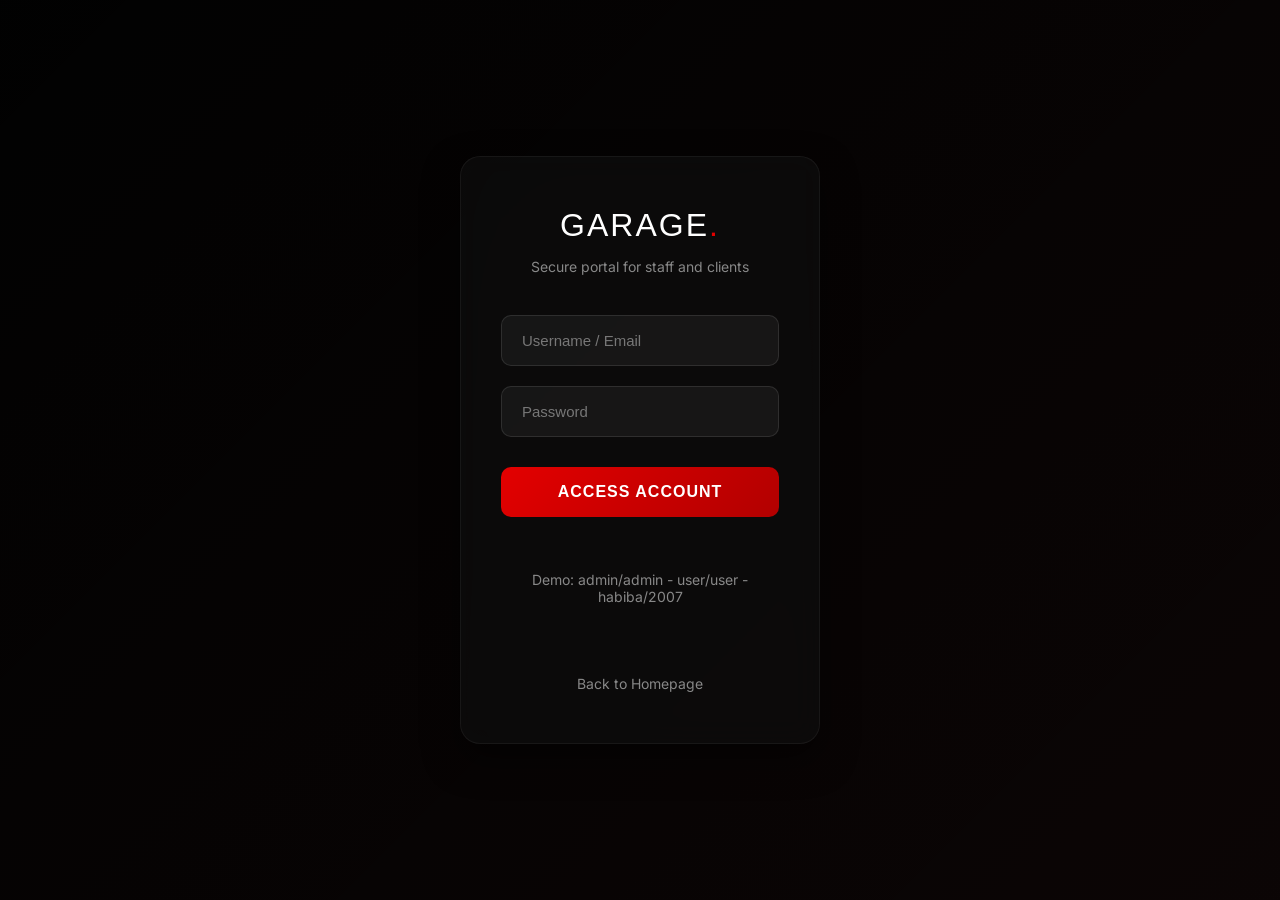
<file: user_home.html>
<!DOCTYPE html>
<html lang="en">
<head>
    <meta charset="UTF-8">
    <meta name="viewport" content="width=device-width, initial-scale=1.0">
    <title>GARAGE | Welcome Back</title>
    <link rel="stylesheet" href="pro.css">
    <link rel="stylesheet" href="nav.css">
</head>
<body>
    <header class="main-nav-bar">
        <div class="logo">GARAGE<span>.</span></div>
        <nav>
            <a href="user_home.html" class="active">Home</a>
            <a href="service.html">Services</a>
            <a href="contact.html">Book Now</a>
            <a href="my_orders.html">My Orders</a>
        </nav>
        <div class="user-area">
            <span class="user-name" id="user-home-name">Customer</span>
            <div class="user-avatar">C</div>
            <a href="#" class="logout-btn" onclick="logoutUser(event)">Logout</a>
        </div>
    </header>

    <section class="hero-section">
        <div class="hero-overlay">
            <div class="hero-text">
                <h4>Your Car, Our Priority</h4>
                <h1>WELCOME TO YOUR <br> GARAGE SPACE</h1>
                <p>Book services, follow order updates, and keep your vehicle in top condition.</p>
                <button class="action-btn" onclick="location.href='contact.html'">BOOK A SERVICE</button>
            </div>
        </div>
    </section>

    <section class="info-section">
        <div class="info-card">
            <img src="https://images.pexels.com/photos/190574/pexels-photo-190574.jpeg?auto=compress&cs=tinysrgb&w=600" alt="Repair">
            <h2>Expert Diagnostics</h2>
            <p>Advanced diagnostic checks to catch issues quickly and keep you on the road safely.</p>
        </div>
        <div class="info-card">
            <img src="https://images.pexels.com/photos/4489749/pexels-photo-4489749.jpeg?auto=compress&cs=tinysrgb&w=600" alt="Performance">
            <h2>Performance Tuning</h2>
            <p>Professional tuning and maintenance that improves engine reliability and efficiency.</p>
        </div>
    </section>

    <section class="track-section">
        <div class="track-container">
            <div class="track-image">
                <img src="https://images.pexels.com/photos/2244746/pexels-photo-2244746.jpeg?auto=compress&cs=tinysrgb&w=800" alt="Mechanic">
            </div>
            <div class="track-content">
                <h4 class="red-subtitle">SMART TRACKING</h4>
                <h1 class="main-title">Track Every Service Request</h1>

                <div class="feature-item">
                    <div class="feature-icon">1</div>
                    <div class="feature-text">
                        <h3>Real-time Order Status</h3>
                        <p>Follow your booking from pending to completed.</p>
                    </div>
                </div>

                <div class="feature-item">
                    <div class="feature-icon">2</div>
                    <div class="feature-text">
                        <h3>Support When You Need It</h3>
                        <p>Our team is ready to assist with any request.</p>
                    </div>
                </div>

                <div class="track-footer">
                    <button class="view-btn" onclick="location.href='my_orders.html'">VIEW MY ORDERS</button>
                    <div class="contact-info">
                        <div>
                            <span>Phone Number</span>
                            <strong>(+025) 5263-5624</strong>
                        </div>
                    </div>
                </div>
            </div>
        </div>
    </section>

    <footer class="main-footer">
        <div class="footer-content">
            <div class="footer-brand">
                <div class="logo">GARAGE<span>.</span></div>
                <p>We provide high-end maintenance and professional care for your vehicle using the latest technologies. Your journey, our priority.</p>
            </div>
            <div class="footer-links-group">
                <h4>Quick Links</h4>
                <a href="index.html">Home</a>
                <a href="about.html">About Us</a>
                <a href="service.html">Services</a>
                <a href="team.html">Our Team</a>
            </div>
            <div class="footer-links-group">
                <h4>Support</h4>
                <a href="contact.html">Book Now</a>
                <a href="#">FAQ</a>
                <a href="#">Privacy Policy</a>
            </div>
            <div class="footer-links-group">
                <h4>Contact Info</h4>
                <a href="tel:+02552635624">📞 (+025) 5263-5624</a>
                <a href="mailto:info@garage.com">✉️ info@garage.com</a>
                <p style="color: #a0a0a0; font-size: 14px;">📍 123 Car Street, NY</p>
            </div>
        </div>
        <div class="footer-bottom">
            <p>&copy; 2026 GARAGE AutoCare. All Rights Reserved.</p>
            <div class="social-links">
                <a href="#">FB</a>
                <a href="#">IG</a>
                <a href="#">TW</a>
            </div>
        </div>
    </footer>

    <script src="auth.js"></script>
    <script>
        document.addEventListener("DOMContentLoaded", function () {
            const name = localStorage.getItem("garageCurrentUser") || "Customer";
            const short = name.trim().slice(0, 1).toUpperCase() || "C";

            const label = document.getElementById("user-home-name");
            if (label) label.textContent = name;

            const avatar = document.querySelector(".user-avatar");
            if (avatar) avatar.textContent = short;
        });
    </script>
</body>
</html>
</file>
<file: dashboard.css>
:root {
    --bg: #0e1117;
    --panel: #171c25;
    --panel-2: #1d2330;
    --line: #2b3445;
    --text: #f5f7ff;
    --muted: #9aa5bb;
    --brand: #d62828;
    --brand-dark: #a81f1f;
    --ok: #2eaa72;
    --warn: #d18b21;
    --bad: #c54646;
}

* {
    box-sizing: border-box;
}

body {
    margin: 0;
    font-family: "Segoe UI", Tahoma, Geneva, Verdana, sans-serif;
    background: var(--bg);
    color: var(--text);
    display: flex;
    min-height: 100vh;
}

.sidebar {
    width: 260px;
    background: #0b0f15;
    border-right: 1px solid var(--line);
    padding: 24px 18px;
    display: flex;
    flex-direction: column;
    gap: 24px;
}

.sidebar-logo {
    display: flex;
    gap: 12px;
    align-items: center;
}

.logo-icon {
    width: 40px;
    height: 40px;
    border-radius: 10px;
    display: grid;
    place-items: center;
    background: linear-gradient(135deg, var(--brand), var(--brand-dark));
    font-weight: 700;
}

.sidebar-nav {
    display: flex;
    flex-direction: column;
    gap: 8px;
}

.nav-item {
    border: 1px solid transparent;
    border-radius: 10px;
    background: transparent;
    color: var(--muted);
    text-align: left;
    padding: 12px 14px;
    font-weight: 600;
    cursor: pointer;
    transition: 0.2s ease;
}

.nav-item:hover {
    background: rgba(214, 40, 40, 0.12);
    color: var(--text);
}

.nav-item.active {
    background: rgba(214, 40, 40, 0.18);
    border-color: rgba(214, 40, 40, 0.45);
    color: #fff;
}

.sidebar-footer {
    margin-top: auto;
    padding: 14px;
    border: 1px solid var(--line);
    border-radius: 10px;
    display: flex;
    flex-direction: column;
    gap: 8px;
}

.sidebar-footer a {
    color: #fff;
    text-decoration: none;
    font-weight: 600;
}

.main-content {
    flex: 1;
    min-width: 0;
    padding: 24px;
}

.topbar {
    display: flex;
    justify-content: space-between;
    align-items: center;
    margin-bottom: 20px;
    gap: 12px;
}

.topbar-title {
    font-size: 26px;
    margin: 0;
}

.topbar-actions {
    display: flex;
    align-items: center;
    gap: 10px;
}

.user-pill {
    background: var(--panel);
    border: 1px solid var(--line);
    border-radius: 999px;
    padding: 8px 14px;
    color: var(--muted);
    font-weight: 600;
}

.page {
    display: none;
}

.page.active {
    display: block;
}

.stats-grid {
    display: grid;
    grid-template-columns: repeat(4, minmax(0, 1fr));
    gap: 14px;
    margin-bottom: 14px;
}

.stat-card {
    background: var(--panel);
    border: 1px solid var(--line);
    border-radius: 12px;
    padding: 16px;
}

.stat-card p {
    margin: 0 0 8px;
    color: var(--muted);
    font-weight: 600;
}

.stat-card strong {
    font-size: 30px;
}

.card {
    background: var(--panel);
    border: 1px solid var(--line);
    border-radius: 12px;
    padding: 16px;
}

.card + .card {
    margin-top: 14px;
}

.card-header {
    display: flex;
    justify-content: space-between;
    align-items: center;
    gap: 10px;
    margin-bottom: 12px;
}

.card-header h2 {
    margin: 0;
    font-size: 20px;
}

.table-wrap {
    overflow-x: auto;
}

table {
    width: 100%;
    border-collapse: collapse;
}

th,
td {
    text-align: left;
    padding: 12px 10px;
    border-bottom: 1px solid var(--line);
    white-space: nowrap;
}

th {
    color: var(--muted);
    font-size: 13px;
    font-weight: 600;
    text-transform: uppercase;
}

.empty-row {
    text-align: center;
    color: var(--muted);
    padding: 22px 10px;
}

.status-badge {
    display: inline-block;
    border-radius: 999px;
    padding: 5px 12px;
    border: 1px solid transparent;
    font-size: 12px;
    font-weight: 700;
}

.status-badge.pending {
    color: var(--warn);
    border-color: rgba(209, 139, 33, 0.45);
    background: rgba(209, 139, 33, 0.15);
}

.status-badge.done {
    color: var(--ok);
    border-color: rgba(46, 170, 114, 0.45);
    background: rgba(46, 170, 114, 0.15);
}

.status-badge.cancelled {
    color: var(--bad);
    border-color: rgba(197, 70, 70, 0.45);
    background: rgba(197, 70, 70, 0.15);
}

.btn {
    border: none;
    border-radius: 9px;
    padding: 10px 14px;
    font-weight: 700;
    cursor: pointer;
    background: linear-gradient(135deg, var(--brand), var(--brand-dark));
    color: #fff;
}

.btn.small {
    padding: 8px 10px;
    font-size: 12px;
}

.btn.ghost {
    background: transparent;
    border: 1px solid var(--line);
    color: var(--muted);
}

.btn.danger,
.btn.small.cancel {
    background: var(--bad);
}

.btn.small.done {
    background: var(--ok);
}

.actions {
    display: flex;
    gap: 6px;
}

.filters {
    display: flex;
    gap: 8px;
}

.filters input,
.filters select {
    background: var(--panel-2);
    border: 1px solid var(--line);
    color: #fff;
    border-radius: 8px;
    padding: 10px 12px;
}

.settings .settings-actions {
    margin-top: 12px;
    display: flex;
    gap: 10px;
    flex-wrap: wrap;
}

.muted {
    color: var(--muted);
}

@media (max-width: 1080px) {
    .stats-grid {
        grid-template-columns: repeat(2, minmax(0, 1fr));
    }
}

@media (max-width: 860px) {
    body {
        flex-direction: column;
    }

    .sidebar {
        width: 100%;
        border-right: none;
        border-bottom: 1px solid var(--line);
    }

    .main-content {
        padding: 16px;
    }

    .card-header {
        flex-direction: column;
        align-items: flex-start;
    }
}

@media (max-width: 600px) {
    .stats-grid {
        grid-template-columns: 1fr;
    }

    .filters {
        width: 100%;
        flex-direction: column;
    }

    .filters input,
    .filters select {
        width: 100%;
    }
}
</file>
<file: login.css>
@import url('https://fonts.googleapis.com/css2?family=Inter:wght@400;500;600;700;800&display=swap');

body {
    font-family: 'Inter', sans-serif;
    display: flex;
    justify-content: center;
    align-items: center;
    margin: 0;
    height: 100vh;
    background-color: #0d0d0d;
    background-image: url('https://images.pexels.com/photos/190574/pexels-photo-190574.jpeg?auto=compress&cs=tinysrgb&w=1920');
    background-size: cover;
    background-position: center;
    position: relative;
}

body::before {
    content: '';
    position: absolute;
    top: 0; left: 0; width: 100%; height: 100%;
    background: linear-gradient(135deg, rgba(0,0,0,0.9), rgba(10,0,0,0.6));
    z-index: 0;
}

.login-wrapper {
    position: relative;
    z-index: 1;
    width: 100%;
    max-width: 400px;
    padding: 20px;
    box-sizing: border-box;
}

.container {
    background: rgba(15, 15, 15, 0.6);
    backdrop-filter: blur(15px);
    -webkit-backdrop-filter: blur(15px);
    padding: 50px 40px;
    text-align: center;
    border-radius: 20px;
    box-shadow: 0 15px 35px rgba(0,0,0,0.5);
    border: 1px solid rgba(255, 255, 255, 0.05);
    animation: fadeIn 1s cubic-bezier(0.16, 1, 0.3, 1);
}

.brand-logo {
    font-size: 32px;
    letter-spacing: 2px;
    font-family: 'Arial Black', Gadget, sans-serif;
    color: #ffffff;
    margin-bottom: 5px;
    text-transform: uppercase;
}

.brand-logo span {
    color: #e30000;
}

.subtitle {
    color: #888;
    font-size: 14px;
    margin-bottom: 40px;
}

.input-container {
    display: flex;
    flex-direction: column;
    gap: 20px;
}

.input-field {
    position: relative;
    width: 100%;
}

input {
    width: 100%;
    background-color: rgba(255, 255, 255, 0.05);
    color: #fff;
    font-size: 15px;
    padding: 16px 20px;
    border-radius: 10px;
    border: 1px solid rgba(255, 255, 255, 0.1);
    box-sizing: border-box;
    transition: all 0.3s ease;
    outline: none;
}

input::placeholder {
    color: #777;
}

input:focus {
    border-color: #e30000;
    background-color: rgba(255, 255, 255, 0.1);
    box-shadow: 0 0 15px rgba(227, 0, 0, 0.2);
}

.login-btn {
    background: linear-gradient(135deg, #e30000, #b20000);
    color: #ffffff;
    border: none;
    padding: 16px;
    border-radius: 10px;
    font-weight: 700;
    font-size: 16px;
    cursor: pointer;
    text-transform: uppercase;
    letter-spacing: 1px;
    transition: transform 0.2s ease, box-shadow 0.2s ease;
    width: 100%;
    margin-top: 10px;
}

.login-btn:hover {
    transform: translateY(-2px);
    box-shadow: 0 8px 25px rgba(227, 0, 0, 0.4);
}

.login-btn:active {
    transform: translateY(0);
}

#message {
    margin-top: 20px;
    font-size: 14px;
    font-weight: 500;
    min-height: 20px;
}

.back-home {
    display: inline-block;
    margin-top: 30px;
    color: #888;
    text-decoration: none;
    font-size: 14px;
    transition: color 0.3s;
}

.back-home:hover {
    color: #fff;
}

@keyframes fadeIn {
    from {
        opacity: 0;
        transform: translateY(30px) scale(0.95);
    }
    to {
        opacity: 1;
        transform: translateY(0) scale(1);
    }
}
</file>
<file: style.css>
:root {
    --bg: #0b0f15;
    --panel: #141c28;
    --panel-soft: #1b2533;
    --line: #2a3649;
    --text: #f4f7ff;
    --muted: #9aa9c2;
    --brand: #d62828;
    --brand-dark: #9f1e1e;
    --ok: #2ca86f;
    --warn: #d89020;
    --bad: #c64a4a;
}

* {
    box-sizing: border-box;
}

body {
    margin: 0;
    font-family: "Segoe UI", Tahoma, Geneva, Verdana, sans-serif;
    background: var(--bg);
    color: var(--text);
    min-height: 100vh;
    display: flex;
}

.sidebar {
    width: 270px;
    background: #070b11;
    border-right: 1px solid var(--line);
    padding: 22px 16px;
    display: flex;
    flex-direction: column;
    gap: 22px;
}

.sidebar-logo {
    display: flex;
    align-items: center;
    gap: 12px;
}

.logo-icon {
    width: 42px;
    height: 42px;
    border-radius: 10px;
    display: grid;
    place-items: center;
    background: linear-gradient(135deg, var(--brand), var(--brand-dark));
    font-weight: 700;
}

.logo-text {
    font-weight: 700;
}

.sidebar-nav {
    display: flex;
    flex-direction: column;
    gap: 8px;
}

.nav-item {
    background: transparent;
    border: 1px solid transparent;
    border-radius: 10px;
    color: var(--muted);
    text-align: left;
    padding: 12px;
    font-weight: 700;
    cursor: pointer;
    transition: 0.2s ease;
}

.nav-item:hover {
    background: rgba(214, 40, 40, 0.12);
    color: #fff;
}

.nav-item.active {
    background: rgba(214, 40, 40, 0.2);
    border-color: rgba(214, 40, 40, 0.45);
    color: #fff;
}

.sidebar-footer {
    margin-top: auto;
    border: 1px solid var(--line);
    border-radius: 12px;
    padding: 12px;
    display: flex;
    gap: 10px;
    align-items: center;
}

.avatar {
    width: 38px;
    height: 38px;
    border-radius: 50%;
    background: linear-gradient(135deg, var(--brand), var(--brand-dark));
    display: grid;
    place-items: center;
    font-weight: 700;
}

.sidebar-footer small {
    color: var(--muted);
}

.main {
    flex: 1;
    min-width: 0;
    padding: 22px;
}

.main-header {
    display: flex;
    justify-content: space-between;
    align-items: flex-start;
    gap: 14px;
    margin-bottom: 16px;
}

.main-header h1 {
    margin: 0;
    font-size: 28px;
}

.main-header p {
    margin: 6px 0 0;
    color: var(--muted);
}

.header-actions {
    display: flex;
    gap: 8px;
    flex-wrap: wrap;
}

.page {
    display: none;
}

.page.active {
    display: block;
}

.stats-grid {
    display: grid;
    grid-template-columns: repeat(4, minmax(0, 1fr));
    gap: 12px;
    margin-bottom: 12px;
}

.stat-card {
    background: var(--panel);
    border: 1px solid var(--line);
    border-radius: 12px;
    padding: 14px;
    display: flex;
    flex-direction: column;
    gap: 8px;
}

.stat-card span {
    color: var(--muted);
    font-weight: 600;
}

.stat-card strong {
    font-size: 30px;
}

.card {
    background: var(--panel);
    border: 1px solid var(--line);
    border-radius: 12px;
    padding: 14px;
}

.card-header {
    margin-bottom: 10px;
}

.card-header h2 {
    margin: 0;
}

.requests-head {
    display: flex;
    justify-content: space-between;
    align-items: center;
    gap: 10px;
}

.filters {
    display: flex;
    gap: 8px;
}

.filters input,
.filters select {
    padding: 10px 12px;
    border-radius: 8px;
    border: 1px solid var(--line);
    background: var(--panel-soft);
    color: #fff;
}

.table-wrap {
    overflow-x: auto;
}

table {
    width: 100%;
    border-collapse: collapse;
}

th,
td {
    padding: 11px 10px;
    border-bottom: 1px solid var(--line);
    white-space: nowrap;
    text-align: left;
}

th {
    color: var(--muted);
    text-transform: uppercase;
    font-size: 12px;
}

.empty-row {
    text-align: center;
    color: var(--muted);
    padding: 24px;
}

.table-actions {
    display: flex;
    gap: 6px;
}

.status-badge {
    display: inline-block;
    border-radius: 999px;
    padding: 4px 10px;
    border: 1px solid transparent;
    font-size: 12px;
    font-weight: 700;
}

.status-badge.pending {
    color: var(--warn);
    border-color: rgba(216, 144, 32, 0.4);
    background: rgba(216, 144, 32, 0.12);
}

.status-badge.done {
    color: var(--ok);
    border-color: rgba(44, 168, 111, 0.4);
    background: rgba(44, 168, 111, 0.12);
}

.status-badge.cancelled {
    color: var(--bad);
    border-color: rgba(198, 74, 74, 0.45);
    background: rgba(198, 74, 74, 0.12);
}

.users-grid {
    display: grid;
    grid-template-columns: repeat(3, minmax(0, 1fr));
    gap: 10px;
}

.user-card {
    border: 1px solid var(--line);
    border-radius: 10px;
    padding: 12px;
    background: var(--panel-soft);
    display: grid;
    grid-template-columns: auto 1fr auto;
    align-items: center;
    gap: 10px;
}

.user-card h3 {
    margin: 0;
    font-size: 16px;
}

.user-card p {
    margin: 4px 0 0;
    color: var(--muted);
    font-size: 13px;
}

.user-meta {
    text-align: right;
    color: var(--muted);
    display: flex;
    flex-direction: column;
    gap: 4px;
    font-size: 12px;
}

.empty-users {
    border: 1px dashed var(--line);
    border-radius: 10px;
    padding: 20px;
    color: var(--muted);
}

.settings-card p {
    color: var(--muted);
    margin: 8px 0 0;
}

.settings-actions {
    margin-top: 14px;
    display: flex;
    gap: 8px;
    flex-wrap: wrap;
}

.btn {
    border: none;
    border-radius: 8px;
    background: linear-gradient(135deg, var(--brand), var(--brand-dark));
    color: #fff;
    cursor: pointer;
    padding: 10px 14px;
    font-weight: 700;
}

.btn.small {
    padding: 7px 10px;
    font-size: 12px;
}

.btn.done {
    background: var(--ok);
}

.btn.cancel,
.btn.danger {
    background: var(--bad);
}

.btn.ghost {
    background: transparent;
    border: 1px solid var(--line);
    color: var(--muted);
}

@media (max-width: 1200px) {
    .stats-grid {
        grid-template-columns: repeat(2, minmax(0, 1fr));
    }

    .users-grid {
        grid-template-columns: repeat(2, minmax(0, 1fr));
    }
}

@media (max-width: 900px) {
    body {
        flex-direction: column;
    }

    .sidebar {
        width: 100%;
        border-right: none;
        border-bottom: 1px solid var(--line);
    }

    .main {
        padding: 14px;
    }

    .main-header {
        flex-direction: column;
    }

    .requests-head {
        flex-direction: column;
        align-items: flex-start;
    }

    .filters {
        width: 100%;
        flex-direction: column;
    }
}

@media (max-width: 640px) {
    .stats-grid {
        grid-template-columns: 1fr;
    }

    .users-grid {
        grid-template-columns: 1fr;
    }
}
</file>
<file: service.CSS>
/* Service Page Premium Styles */

:root {
    --primary-red: #e30000;
    --dark-bg: #0d0d0d;
    --card-bg: #1a1a1a;
    --text-gray: #a0a0a0;
    --white: #ffffff;
}

* {
    margin: 0;
    padding: 0;
    box-sizing: border-box;
}

body {
    background-color: var(--dark-bg);
    color: var(--white);
    font-family: 'Inter', sans-serif;
    overflow-x: hidden;
}

/* Hero Section */
.headimage {
    height: 450px;
    margin-top: 80px;
    background: linear-gradient(rgba(0, 0, 0, 0.6), rgba(0, 0, 0, 0.8)), url("https://images.pexels.com/photos/3807277/pexels-photo-3807277.jpeg?auto=compress&cs=tinysrgb&w=1600");
    background-size: cover;
    background-position: center;
    display: flex;
    flex-direction: column;
    justify-content: center;
    align-items: center;
    text-align: center;
    padding: 0 20px;
}

.headimage h1 {
    font-size: 4rem;
    font-weight: 800;
    text-transform: uppercase;
    letter-spacing: 4px;
    margin-bottom: 15px;
    color: var(--white);
    text-shadow: 0 5px 15px rgba(0,0,0,0.5);
}

.headimage p {
    font-size: 1.1rem;
    color: var(--primary-red);
    text-transform: uppercase;
    letter-spacing: 2px;
    font-weight: 600;
}

/* Services Grid */
.services-container {
    padding: 80px 10%;
    background: #080808;
}

.services-grid {
    display: grid;
    grid-template-columns: repeat(auto-fit, minmax(320px, 1fr));
    gap: 30px;
}

.service-card {
    background: var(--card-bg);
    border: 1px solid #222;
    padding: 40px;
    border-radius: 12px;
    transition: all 0.4s cubic-bezier(0.175, 0.885, 0.32, 1.275);
    position: relative;
    overflow: hidden;
    display: flex;
    flex-direction: column;
}

.service-card::before {
    content: '';
    position: absolute;
    top: 0;
    left: 0;
    width: 4px;
    height: 0;
    background: var(--primary-red);
    transition: height 0.3s ease;
}

.service-card:hover {
    transform: translateY(-10px);
    border-color: #333;
    box-shadow: 0 20px 40px rgba(0,0,0,0.4);
}

.service-card:hover::before {
    height: 100%;
}

.service-icon {
    width: 70px;
    height: 70px;
    background: #222;
    border-radius: 12px;
    display: flex;
    align-items: center;
    justify-content: center;
    margin-bottom: 25px;
    transition: all 0.3s ease;
}

.service-icon svg {
    width: 35px;
    height: 35px;
    fill: var(--primary-red);
}

.service-card:hover .service-icon {
    background: var(--primary-red);
}

.service-card:hover .service-icon svg {
    fill: var(--white);
    transform: scale(1.1);
}

.service-card h3 {
    font-size: 1.5rem;
    margin-bottom: 15px;
    color: var(--white);
    font-weight: 700;
}

.service-card p {
    color: var(--text-gray);
    font-size: 0.95rem;
    line-height: 1.6;
    margin-bottom: 25px;
    flex-grow: 1;
}

.service-btn {
    display: inline-flex;
    align-items: center;
    color: var(--white);
    text-decoration: none;
    font-weight: 600;
    font-size: 0.9rem;
    transition: color 0.3s;
    gap: 8px;
}

.service-btn:hover {
    color: var(--primary-red);
}

.service-btn span {
    transition: transform 0.3s;
}

.service-btn:hover span {
    transform: translateX(5px);
}

/* Feature Section */
.track-section {
    padding: 100px 10%;
    background-color: #000;
    display: flex;
    align-items: center;
    justify-content: center;
}

.track-content {
    max-width: 800px;
    text-align: center;
}

.red-subtitle {
    color: var(--primary-red);
    font-size: 0.9rem;
    font-weight: 700;
    letter-spacing: 3px;
    text-transform: uppercase;
    margin-bottom: 20px;
}

.main-title {
    font-size: 3.5rem;
    font-weight: 800;
    line-height: 1.1;
    margin-bottom: 50px;
}

.features-list {
    display: grid;
    grid-template-columns: 1fr 1fr;
    gap: 40px;
    text-align: left;
    margin-bottom: 50px;
}

.feature-item {
    display: flex;
    gap: 20px;
}

.feature-icon-circle {
    min-width: 50px;
    height: 50px;
    background: #111;
    border: 1px solid #222;
    border-radius: 50%;
    display: flex;
    align-items: center;
    justify-content: center;
    font-size: 20px;
}

.feature-text h3 {
    font-size: 1.2rem;
    margin-bottom: 8px;
}

.feature-text p {
    color: var(--text-gray);
    font-size: 0.9rem;
    line-height: 1.5;
}

.track-footer {
    display: flex;
    justify-content: center;
    align-items: center;
    gap: 40px;
    margin-top: 20px;
}

.view-services-btn {
    background: var(--primary-red);
    color: var(--white);
    padding: 18px 45px;
    border: none;
    border-radius: 4px;
    font-size: 1rem;
    font-weight: 700;
    text-transform: uppercase;
    letter-spacing: 1px;
    cursor: pointer;
    transition: all 0.3s;
}

.view-services-btn:hover {
    background: #b20000;
    transform: translateY(-3px);
    box-shadow: 0 10px 20px rgba(227, 0, 0, 0.2);
}

.contact-phone {
    display: flex;
    flex-direction: column;
    text-align: left;
}

.contact-phone span {
    font-size: 0.8rem;
    color: var(--text-gray);
    margin-bottom: 5px;
}

.contact-phone strong {
    font-size: 1.2rem;
    color: var(--white);
}

/* Responsive */
@media (max-width: 992px) {
    .features-list {
        grid-template-columns: 1fr;
    }
    .main-title {
        font-size: 2.5rem;
    }
}

@media (max-width: 768px) {
    .headimage h1 {
        font-size: 2.5rem;
    }
    .track-footer {
        flex-direction: column;
        gap: 20px;
    }
    .contact-phone {
        text-align: center;
    }
}
</file>
<file: nav.css>
/* Premium Navigation Bar */
.main-nav-bar {
    height: 80px;
    display: flex;
    justify-content: space-between;
    align-items: center;
    padding: 0 5%;
    background: rgba(10, 10, 10, 0.8);
    backdrop-filter: blur(10px);
    -webkit-backdrop-filter: blur(10px);
    border-bottom: 1px solid rgba(255, 255, 255, 0.1);
    width: 100%;
    box-sizing: border-box;
    z-index: 1000;
    position: fixed;
    top: 0;
    left: 0;
    transition: all 0.3s ease;
}

/* Ensure body respects the fixed navbar */
body {
    margin-top: 80px;
    font-family: 'Inter', sans-serif, system-ui;
    background-color: #0d0d0d;
    color: #fff;
    margin-bottom: 0;
}

.main-nav-bar .logo {
    font-size: 28px;
    letter-spacing: 2px;
    font-family: 'Arial Black', Gadget, sans-serif;
    color: #ffffff;
    cursor: pointer;
    text-transform: uppercase;
}

.main-nav-bar .logo span {
    color: #e30000;
}

.main-nav-bar nav {
    display: flex;
    gap: 35px;
    align-items: center;
}

.main-nav-bar nav a {
    color: #cccccc;
    text-decoration: none;
    font-weight: 500;
    font-size: 15px;
    letter-spacing: 0.5px;
    transition: color 0.3s ease, transform 0.3s ease;
    position: relative;
}

.main-nav-bar nav a::after {
    content: '';
    position: absolute;
    width: 0;
    height: 2px;
    bottom: -5px;
    left: 0;
    background-color: #e30000;
    transition: width 0.3s ease;
}

.main-nav-bar nav a:hover {
    color: #ffffff;
    transform: translateY(-2px);
}

.main-nav-bar nav a:hover::after,
.main-nav-bar nav a.active::after {
    width: 100%;
}

.main-nav-bar nav a.active {
    color: #ffffff;
    font-weight: 600;
}

.main-nav-bar .auth-buttons, .main-nav-bar .user-area {
    display: flex;
    align-items: center;
    gap: 15px;
}

.main-nav-bar .login-btn {
    background: linear-gradient(135deg, #e30000, #b20000);
    color: #ffffff;
    text-decoration: none;
    padding: 10px 24px;
    border-radius: 6px;
    font-size: 14px;
    font-weight: 600;
    text-transform: uppercase;
    letter-spacing: 1px;
    transition: transform 0.2s ease, box-shadow 0.2s ease;
    box-shadow: 0 4px 15px rgba(227, 0, 0, 0.3);
}

.main-nav-bar .login-btn:hover {
    transform: translateY(-2px);
    box-shadow: 0 6px 20px rgba(227, 0, 0, 0.5);
}

/* User Area Styles */
.user-area .user-name {
    color: #fff;
    font-weight: 600;
    font-size: 15px;
}

.user-area .user-avatar {
    width: 42px;
    height: 42px;
    background: linear-gradient(135deg, #e30000, #b20000);
    border-radius: 50%;
    display: flex;
    align-items: center;
    justify-content: center;
    color: #fff;
    font-weight: bold;
    font-size: 18px;
    box-shadow: 0 4px 10px rgba(227, 0, 0, 0.3);
    cursor: pointer;
}

/* Logout Button styling for user area */
.logout-btn {
    background: transparent;
    color: #cccccc;
    text-decoration: none;
    font-size: 14px;
    font-weight: 500;
    transition: color 0.3s;
    cursor: pointer;
}

.logout-btn:hover {
    color: #e30000;
}

/* User Profile Nav in Navbar */
.user-profile-nav {
    display: flex;
    align-items: center;
    gap: 15px;
}

.user-greeting {
    color: #a0a0a0;
    font-size: 14px;
    margin-right: 5px;
}

.login-btn.outline {
    background: transparent;
    border: 1px solid #e30000;
    color: #e30000;
    box-shadow: none;
}

.login-btn.outline:hover {
    background: rgba(227, 0, 0, 0.1);
}

/* Responsive adjustments */
@media (max-width: 768px) {
    .main-nav-bar {
        padding: 10px 14px;
        height: auto;
        min-height: 80px;
        flex-wrap: wrap;
        gap: 10px;
    }

    .main-nav-bar nav {
        display: flex;
        order: 3;
        width: 100%;
        gap: 14px;
        overflow-x: auto;
        white-space: nowrap;
        padding-bottom: 6px;
    }

    .main-nav-bar nav a {
        font-size: 13px;
    }

    .main-nav-bar .auth-buttons,
    .main-nav-bar .user-area {
        margin-left: auto;
    }

    body {
        margin-top: 120px;
    }
}

/* Premium Footer Styles */
.main-footer {
    background: #050505;
    padding: 60px 5% 30px;
    border-top: 1px solid #1a1a1a;
    color: #a0a0a0;
    font-family: 'Inter', sans-serif, system-ui;
    display: flex;
    flex-direction: column;
    gap: 40px;
}

.footer-content {
    display: flex;
    justify-content: space-between;
    flex-wrap: wrap;
    gap: 40px;
}

.footer-brand {
    max-width: 300px;
}

.footer-brand .logo {
    font-size: 26px;
    letter-spacing: 2px;
    font-family: 'Arial Black', Gadget, sans-serif;
    color: #ffffff;
    margin-bottom: 15px;
}

.footer-brand .logo span {
    color: #e30000;
}

.footer-brand p {
    line-height: 1.6;
    font-size: 14px;
}

.footer-links-group {
    display: flex;
    flex-direction: column;
    gap: 15px;
}

.footer-links-group h4 {
    color: #ffffff;
    font-size: 16px;
    margin-bottom: 5px;
    text-transform: uppercase;
    letter-spacing: 1px;
}

.footer-links-group a {
    color: #a0a0a0;
    text-decoration: none;
    font-size: 14px;
    transition: color 0.3s;
}

.footer-links-group a:hover {
    color: #e30000;
}

.footer-bottom {
    border-top: 1px solid #1a1a1a;
    padding-top: 20px;
    display: flex;
    justify-content: space-between;
    align-items: center;
    font-size: 13px;
    flex-wrap: wrap;
    gap: 10px;
}

.social-links {
    display: flex;
    gap: 15px;
}

.social-links a {
    color: #fff;
    background: #1a1a1a;
    width: 36px;
    height: 36px;
    display: flex;
    align-items: center;
    justify-content: center;
    border-radius: 50%;
    text-decoration: none;
    transition: background 0.3s, transform 0.3s;
}

.social-links a:hover {
    background: #e30000;
    transform: translateY(-3px);
}
</file>
<file: team.css>
*{
    box-sizing: border-box;
    padding : 0;
    margin : 0;
}
body {
    background-color: #000000; 
   margin: 0%;
   padding: 0%;
   width: 100%;
   height: 100%;
}


.header
{
    height: 200px;
}

.picourteam {
    position: relative;
    width: 100%;
    height: 60vh;
    overflow: hidden;
    margin-top: 80px; /* Offset for the fixed nav */
}

.picourteam img {
    width: 100%;
    height: 100%; 
    display: block;
    object-fit: cover;
}

.our {
    position: absolute;
    top: 50%;
    left: 50%;
    transform: translate(-50%, -50%);
    color: white; 
    margin: 0;
    text-align: center;
    width: 100%;
}

.our h2 {
    font-size: 5vw;
    font-weight: bold;
    font-family: 'Arial Black', Gadget, sans-serif;
    text-transform: uppercase;
    text-shadow: 0px 4px 15px rgba(0, 0, 0, 0.8);
    margin: 0;
}

#span-color {
    color: #e30000;
    font-style: italic;
}

pre {
    color: white;
    text-align: center;
    font-size: 40px;
    font-weight: bold;
    font-family: 'Inter', sans-serif;
    font-style: italic;
    border-top: #e30000 solid 4px;
    border-bottom: #e30000 solid 4px;
    padding: 30px 0px;
    margin: 60px auto;
    width: 80%;
    max-width: 800px;
    white-space: pre-wrap;
    background: rgba(26, 26, 26, 0.5);
    border-radius: 8px;
}  


.team-grid {
    display: grid; 
    grid-template-columns: repeat(3, 1fr); 
    justify-items: center;
    gap: 30px; 
    margin: 50px 0px 80px 0px; 
}

.hazem-wrapper {
     display: flex;
    justify-content: center;
    margin-top: 40px;
}

#hazem-ali {
    position: relative;
    z-index: 10;
    width: 450px;      /* نفس حجم باقي الكروت */
    height: 400px;


}

#hazem-ali img {
    width: 100%;
    height: 100%;
    object-fit: cover;
}
  
.teamcard {
    width: 450px;
    background-color: #000000; 
    overflow: hidden; 
    text-align: center; 
    box-shadow: 0 4px 6px rgba(0,0,0,0.3); 
    position: relative;
    transition: 0.3ms;
    /* height: 1115px;  */
    
    
}

.teamcard img {
    object-fit: cover; 
    display: block;
    height: 100%; 
  width: 100%;
    transition: 0.3s;
    
}


.info-box {
    position: absolute;
    top: 50%; 
    left: 50%;
    transform: translate(-50%, -50%) scale(0.8); 
    background-color: linear-gradient(
        to top,
        rgba(0, 0, 0, 0.8),
        rgba(0, 0, 0, 0.5),
        transparent
    );
    color: #000;
    padding: 15px;
    border-radius: 5px;
    width: 80%;
    opacity: 0; 
    visibility: hidden;
    transition: all 0.3s ease; 
    pointer-events: none; 
    z-index: 10;
}

.teamcard:hover .info-box {
    opacity: 1;
    visibility: visible;
    transform: translate(-50%, -50%) scale(1);

}

.teamcard:hover{

translate: 0 -40px;

}
.teamcard:hover img {
    filter: blur(5px) brightness(50%);
    transition: 0.3s;

}




.teamcard h3 {
    margin: 15px 0 5px 0;
    font-size: 40px;
}

.teamcard h6 {
    margin: 0 0 15px 0;
    font-size: 30px;
    color: #fff9f9;
} 



.footer
{

    height: 200px;
}

@media (max-width: 1500px) {
    .teamcard,
    #hazem-ali {
        width: 100%;
        max-width: 420px;
    }
}

@media (max-width: 1100px) {
    .team-grid {
        grid-template-columns: repeat(2, minmax(0, 1fr));
        padding: 0 16px;
    }

    .teamcard h3 {
        font-size: 30px;
    }

    .teamcard h6 {
        font-size: 20px;
    }
}

@media (max-width: 760px) {
    pre {
        font-size: 30px;
        width: 92%;
    }

    .team-grid {
        grid-template-columns: 1fr;
    }

    .hazem-wrapper {
        padding: 0 16px;
    }
}
</file>
<file: pro.css>
* {
    margin: 0;
    padding: 0;
    box-sizing: border-box;
    font-family: 'Arial Black', Gadget, sans-serif;
}

body {
    background-color: #050505;
    color: #fff;
    overflow-x: hidden;
}

.main-header {
    height: 90px;
    display: flex;
    justify-content: space-between;
    align-items: center;
    padding: 0 5%;
    background: #000;
    border-bottom: 1px solid #1a1a1a;
}

.logo {
    font-size: 26px;
    letter-spacing: 2px;
}

.logo span {
    color: #e30000;
}

.login-btn {
    background: #e30000;
    color: #fff;
    text-decoration: none;
    padding: 12px 30px;
    border-radius: 2px;
    font-size: 14px;
}

.user-area {
    display: flex;
    align-items: center;
}

.user-name {
    margin-right: 15px;
    font-size: 14px;
}

.user-avatar {
    width: 40px;
    height: 40px;
    background: #e30000;
    border-radius: 50%;
    display: flex;
    align-items: center;
    justify-content: center;
}

.hero-section {
    height: 100vh;
    background: url('https://images.pexels.com/photos/4489749/pexels-photo-4489749.jpeg?auto=compress&cs=tinysrgb&w=1920') no-repeat center center/cover;
    position: relative;
    margin-top: -80px; /* Pull up under the nav bar */
}

.hero-overlay {
    height: 100%;
    width: 100%;
    background: linear-gradient(90deg, rgba(0,0,0,0.9) 0%, rgba(0,0,0,0.4) 100%);
    display: flex;
    align-items: center;
    padding: 0 10%;
}

.hero-text h1 {
    font-size: 5.5rem;
    line-height: 1.1;
    margin: 20px 0;
    text-shadow: 2px 4px 10px rgba(0,0,0,0.5);
    font-family: 'Arial Black', Gadget, sans-serif;
}

.hero-text h4 {
    color: #e30000;
    letter-spacing: 5px;
    text-transform: uppercase;
    font-size: 1.2rem;
}

.hero-text p {
    color: #cccccc;
    max-width: 500px;
    margin-bottom: 40px;
    font-family: 'Inter', sans-serif;
    font-size: 1.1rem;
    line-height: 1.6;
}

.action-btn {
    background: linear-gradient(135deg, #e30000, #b20000);
    color: #fff;
    border: none;
    padding: 18px 45px;
    font-weight: bold;
    cursor: pointer;
    font-size: 16px;
    border-radius: 6px;
    transition: transform 0.3s, box-shadow 0.3s;
    text-transform: uppercase;
    letter-spacing: 1px;
}

.action-btn:hover {
    transform: translateY(-3px);
    box-shadow: 0 10px 20px rgba(227, 0, 0, 0.4);
}

.info-section {
    display: grid;
    grid-template-columns: 1fr 1fr;
    gap: 40px;
    padding: 100px 10%;
    background: #050505;
}

.info-card {
    background: #0a0a0a;
    padding: 20px;
    border-radius: 12px;
    border: 1px solid #1a1a1a;
    transition: transform 0.4s, border-color 0.4s;
    overflow: hidden;
}

.info-card:hover {
    transform: translateY(-10px);
    border-color: #e30000;
}

.info-card img {
    width: 100%;
    height: 350px;
    object-fit: cover;
    display: block;
    border-radius: 8px;
    transition: transform 0.4s;
}

.info-card:hover img {
    transform: scale(1.05);
}

.info-card h2 {
    font-size: 1.8rem;
    margin-bottom: 15px;
    color: #fff;
}

.info-card p {
    color: #888;
    line-height: 1.6;
    font-family: 'Inter', sans-serif;
}

.track-section {
    padding: 100px 10%;
    background-color: #000;
}

.track-container {
    display: flex;
    align-items: center;
    gap: 50px;
    flex-wrap: wrap;
}

.track-image {
    flex: 1;
    min-width: 300px;
}

.track-image img {
    width: 100%;
    border-radius: 4px;
}

.track-content {
    flex: 1;
    min-width: 300px;
}

.red-subtitle {
    color: #e30000;
    font-size: 14px;
    letter-spacing: 2px;
    margin-bottom: 15px;
}

.main-title {
    font-size: 3rem;
    margin-bottom: 40px;
    line-height: 1.2;
}

.feature-item {
    display: flex;
    gap: 20px;
    margin-bottom: 30px;
}

.feature-icon {
    width: 50px;
    height: 50px;
    background: #111;
    border-radius: 50%;
    display: flex;
    align-items: center;
    justify-content: center;
    font-size: 20px;
    border: 1px solid #333;
}

.feature-text h3 {
    font-size: 18px;
    margin-bottom: 5px;
}

.feature-text p {
    color: #888;
    font-family: sans-serif;
    font-size: 14px;
}

.track-footer {
    display: flex;
    align-items: center;
    gap: 30px;
    margin-top: 40px;
}

.view-btn {
    background: #e30000;
    color: #fff;
    border: none;
    padding: 20px 40px;
    font-weight: bold;
    cursor: pointer;
}

.contact-info {
    display: flex;
    align-items: center;
    gap: 15px;
}

.contact-info span {
    display: block;
    font-size: 12px;
    color: #888;
}

.main-footer {
    height: 150px;
    background: #000;
    border-top: 1px solid #1a1a1a;
}
</file>
